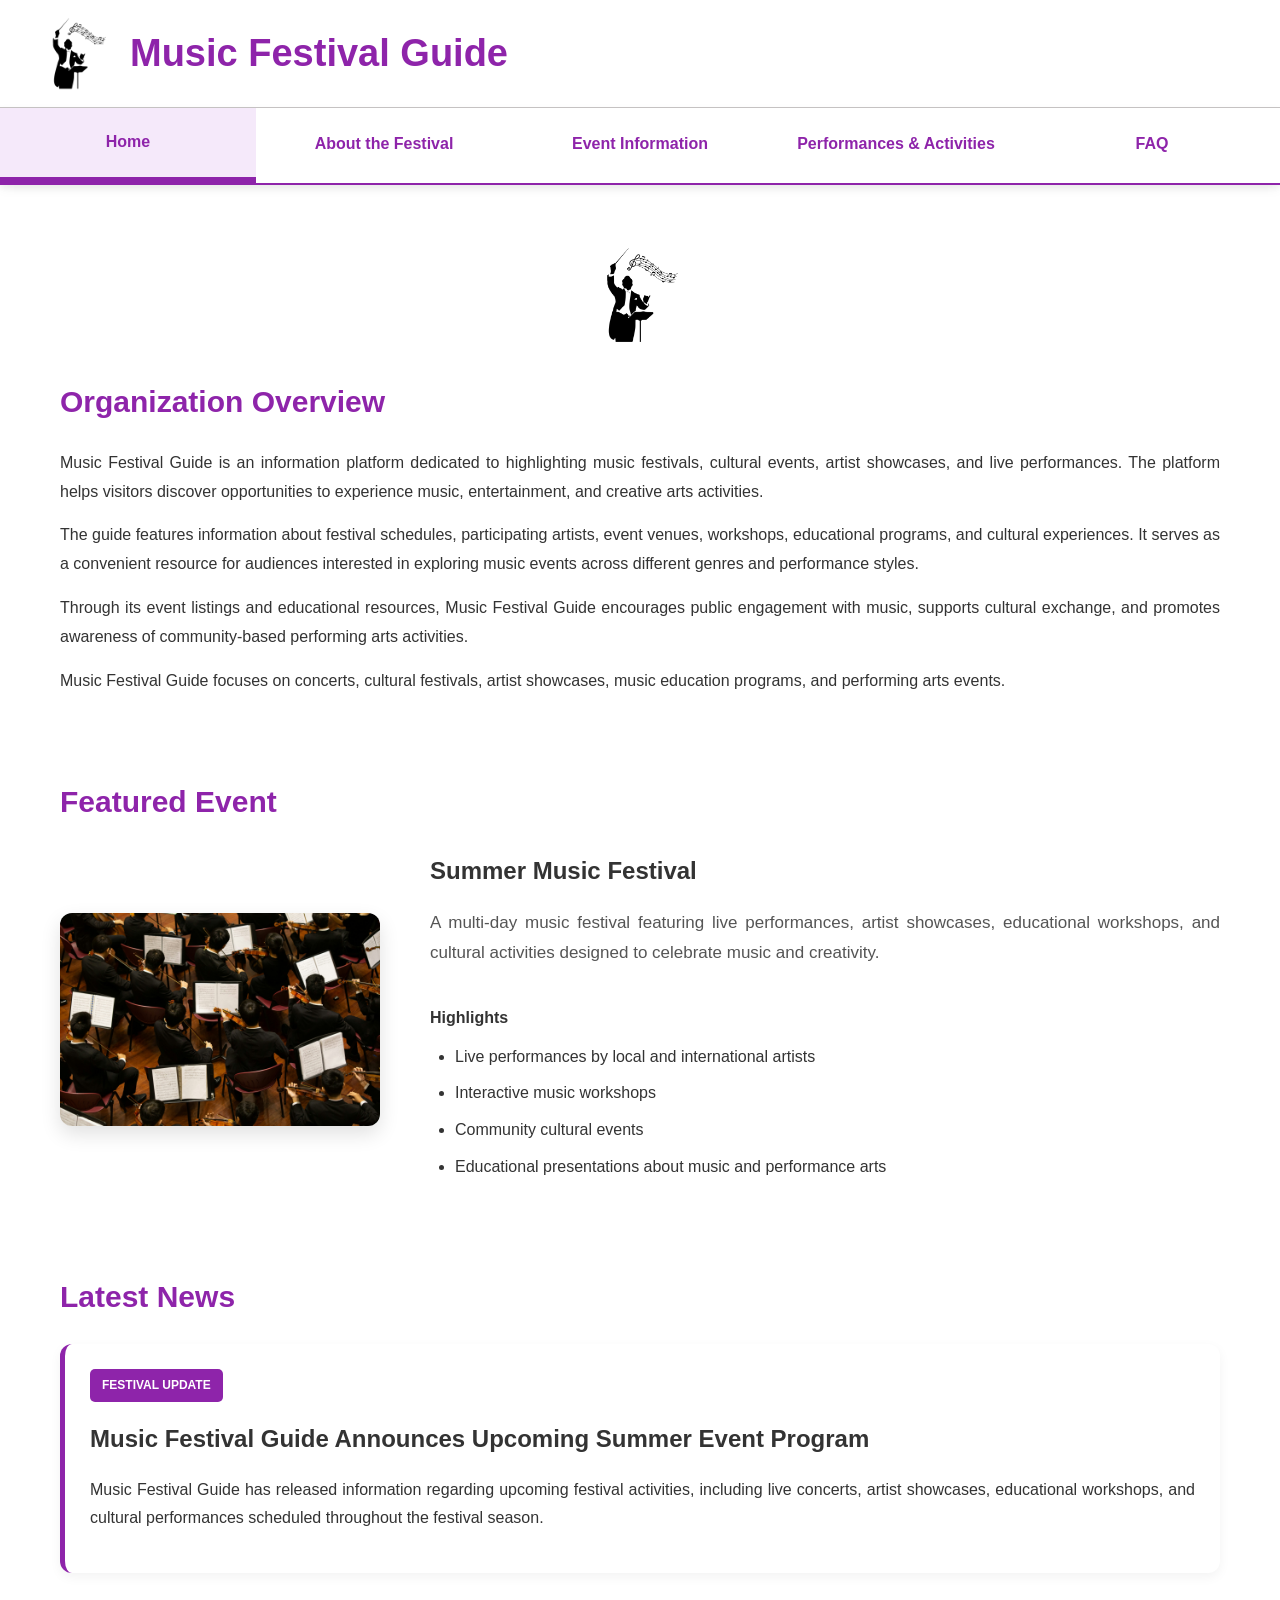
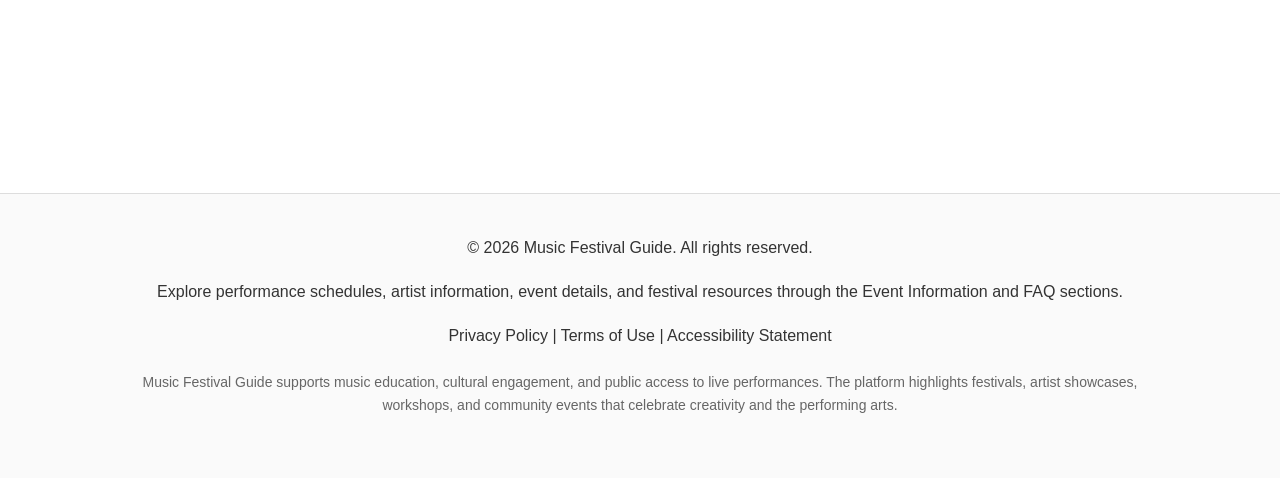
<file: index.html>
<!DOCTYPE html>
<html lang="en">
<head>
    <meta charset="UTF-8">
    <meta name="viewport" content="width=device-width, initial-scale=1.0">

    <title>Music Festival Guide</title>

    <meta name="description"
        content="Music Festival Guide provides information about music festivals, live performances, artist showcases, cultural events, and music education activities.">
    <link rel="stylesheet" href="Assets/css/style.css">

    <!--Website Icon-->
    <link rel="icon" type="image/x-icon" href="Assets/image/logo.png">
</head>

<body class="theme-music">
    <header>
        <!-- First row for putting the company name and logo -->
        <div class="company-header">
            <img src="Assets/image/logo.png" alt="Music Festival Guide Logo" class="company-logo">
            <h2 class="company-name">
                Music Festival Guide
            </h2>
        </div>

        <!-- Second row for the navigation menu -->
        <nav class="horizontal-nav">

            <a class="active" href="index.html"> Home </a>            
            <a href="about.html"> About the Festival </a>
            <a href="spec.html"> Event Information </a>
            <a href="features.html"> Performances & Activities </a>
            <a href="faq.html"> FAQ </a>
        </nav>
    </header>

    <main>
        <!-- COMPANY INTRODUCTION -->
        <section class="company-overview">
            <div class="company-logo-center">
                <img class="company-logo-large" src="Assets/image/logo.png" alt="Music Festival Guide Logo">
            </div>

            <div class="company-description">
                <h2>Organization Overview</h2>
                <p>
                    Music Festival Guide is an information platform dedicated
                    to highlighting music festivals, cultural events, artist
                    showcases, and live performances. The platform helps
                    visitors discover opportunities to experience music,
                    entertainment, and creative arts activities.
                </p>
                <p>
                    The guide features information about festival schedules,
                    participating artists, event venues, workshops, educational
                    programs, and cultural experiences. It serves as a convenient
                    resource for audiences interested in exploring music events
                    across different genres and performance styles.
                </p>
                <p>
                    Through its event listings and educational resources,
                    Music Festival Guide encourages public engagement with
                    music, supports cultural exchange, and promotes awareness
                    of community-based performing arts activities.
                </p>
                <p>
                    Music Festival Guide focuses on concerts, cultural festivals,
                    artist showcases, music education programs, and performing
                    arts events.
                </p>
            </div>
        </section>


        <!-- FEATURED PRODUCT -->
        <section class="featured-product">
            <h2>Featured Event</h2>

            <div class="featured-content">
                <div class="featured-image">
                    <img class="product-image-large" src="Assets/image/orchestra.jpeg" alt="Music Festival Guide Program Image">
                </div>

                <div class="featured-text">
                    <h3>Summer Music Festival</h3>
                    <p class="product-description">
                        A multi-day music festival featuring live performances,
                        artist showcases, educational workshops, and cultural
                        activities designed to celebrate music and creativity.
                    </p>

                    <h4>Highlights</h4>
                    <ul>
                        <li>Live performances by local and international artists</li>
                        <li>Interactive music workshops</li>
                        <li>Community cultural events</li>
                        <li>Educational presentations about music and performance arts</li>
                    </ul>
                </div>
            </div>
        </section>


        <!-- COMPANY NEWS -->
        <section class="company-news">
            <h2>Latest News</h2>
            <div class="info-card">
                <span class="news-tag">
                    FESTIVAL UPDATE
                </span>
                <h3>
                    Music Festival Guide Announces Upcoming Summer Event Program
                </h3>
                <p>
                    Music Festival Guide has released information regarding
                    upcoming festival activities, including live concerts,
                    artist showcases, educational workshops, and cultural
                    performances scheduled throughout the festival season.
                </p>
            </div>
        </section>
    </main>

    <!-- Footer -->
    <footer>
        <p>
            © 2026 Music Festival Guide. All rights reserved.
        </p>
        <p>
            Explore performance schedules, artist information,
            event details, and festival resources through the
            Event Information and FAQ sections.
        </p>
        <p>
            Privacy Policy | Terms of Use | Accessibility Statement
        </p>
        <p class="footer-company">
            Music Festival Guide supports music education,
            cultural engagement, and public access to live
            performances. The platform highlights festivals,
            artist showcases, workshops, and community events
            that celebrate creativity and the performing arts.
        </p>
    </footer>

</body>
</html>
</file>
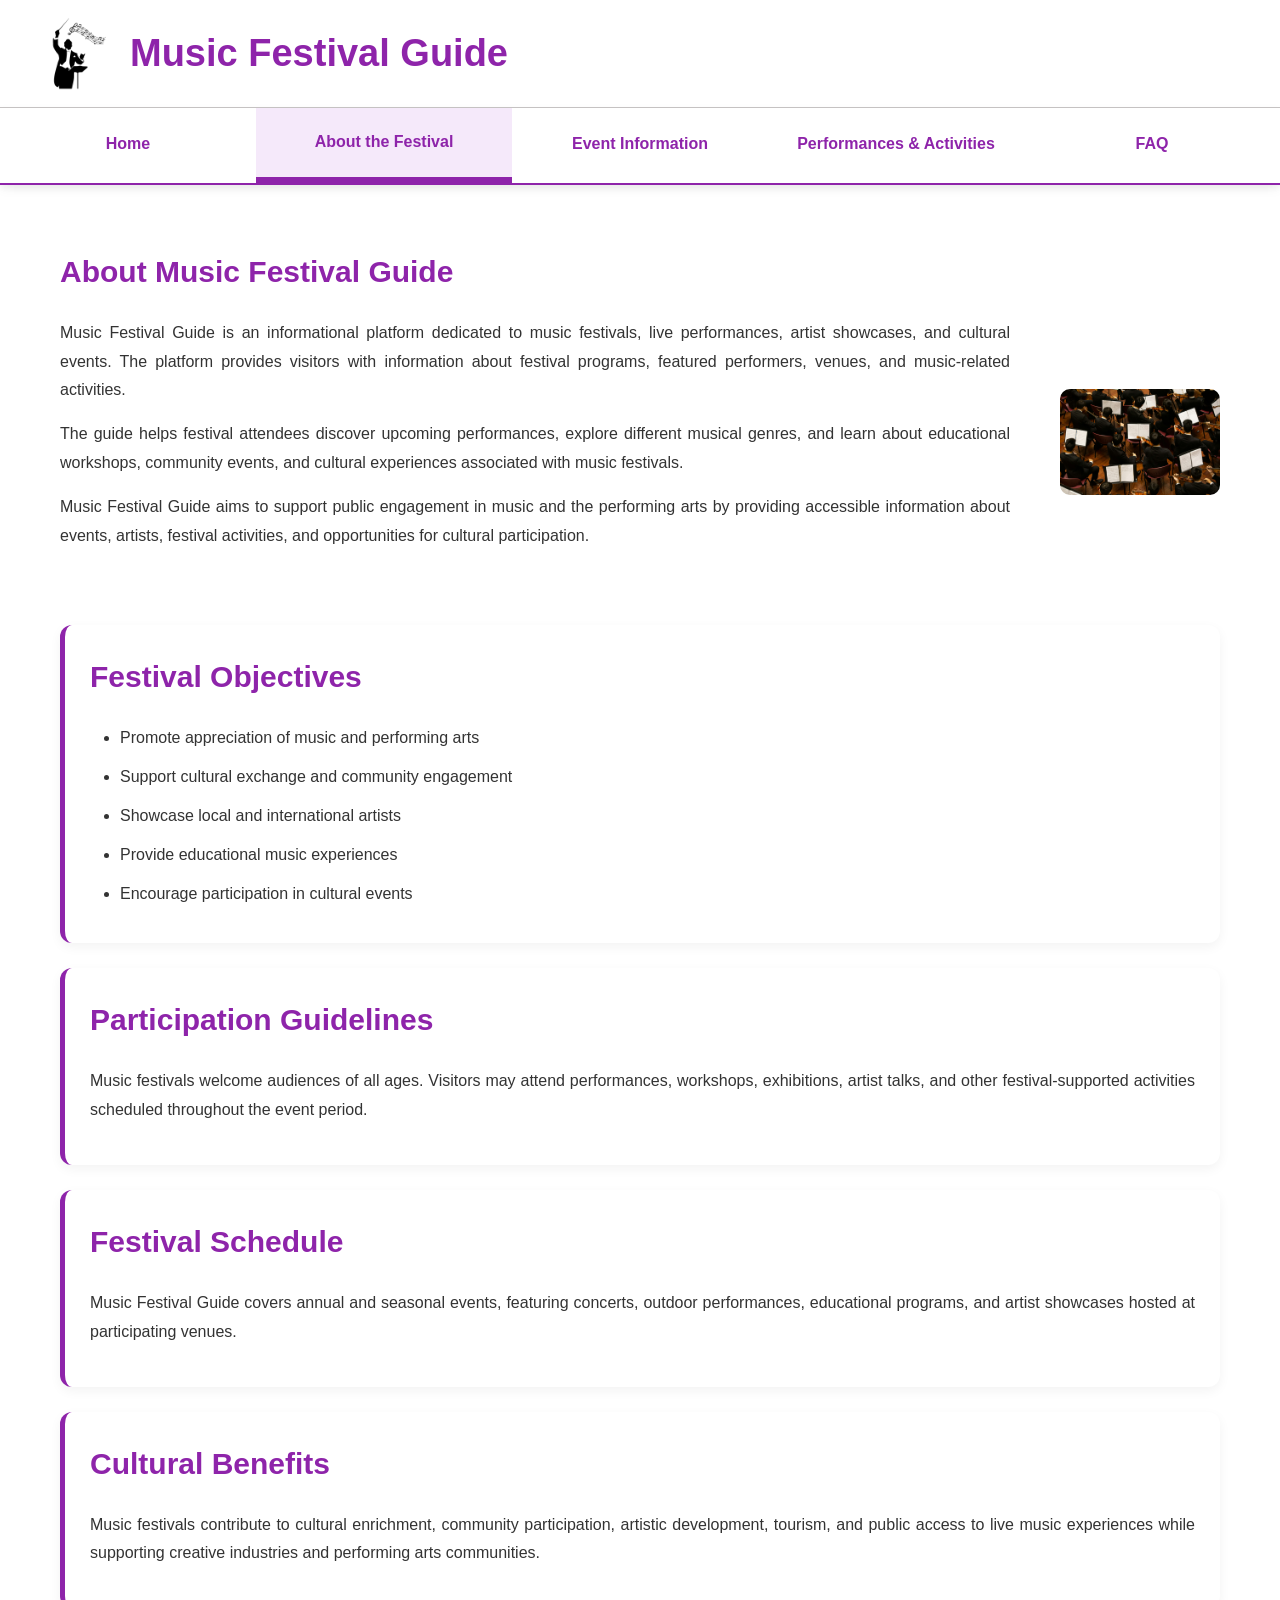
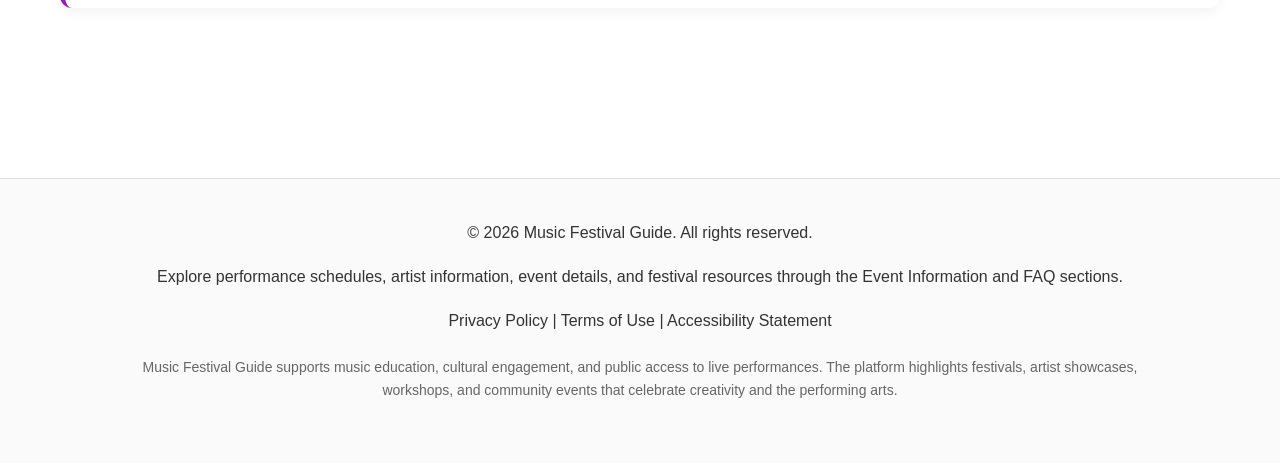
<file: about.html>
<!DOCTYPE html>
<html lang="en">
<head>
    <meta charset="UTF-8">
    <meta name="viewport" content="width=device-width, initial-scale=1.0">

    <title>Music Festival Guide - About the Festival</title>

    <meta name="description"
        content="Learn about Music Festival Guide, a resource dedicated to music festivals, live performances, artist showcases, cultural events, and music education.">
    <link rel="stylesheet" href="Assets/css/style.css">

    <!--Website Icon-->
    <link rel="icon" type="image/x-icon" href="Assets/image/logo.png">
</head>


<body class="theme-music">
    <header>
        <!-- First row for putting the company name and logo -->
        <div class="company-header">
            <img src="Assets/image/logo.png" alt="Music Festival Guide Logo" class="company-logo">
            <h2 class="company-name">
                Music Festival Guide
            </h2>
        </div>

        <!-- Second row for the navigation menu -->
        <nav class="horizontal-nav">

            <a href="index.html"> Home </a>            
            <a class="active" href="about.html"> About the Festival </a>
            <a href="spec.html"> Event Information </a>
            <a href="features.html"> Performances & Activities </a>
            <a href="faq.html"> FAQ </a>
        </nav>
    </header> 
    
    <main>
        <!-- PROJECT DESCRIPTION -->
        <section class="about-section">
            <h2>About Music Festival Guide</h2>

            <div class="about-top">

                <!-- project description -->
                <div class="about-description">
                    <p>
                        Music Festival Guide is an informational platform
                        dedicated to music festivals, live performances,
                        artist showcases, and cultural events. The platform
                        provides visitors with information about festival
                        programs, featured performers, venues, and music-related
                        activities.
                    </p>
                    <p>
                        The guide helps festival attendees discover upcoming
                        performances, explore different musical genres, and
                        learn about educational workshops, community events,
                        and cultural experiences associated with music festivals.
                    </p>
                    <p>
                        Music Festival Guide aims to support public engagement
                        in music and the performing arts by providing accessible
                        information about events, artists, festival activities,
                        and opportunities for cultural participation.
                    </p>
                </div>

                <!-- project image -->
                <div class="about-image">
                    <img class="product-image-small" src="Assets/image/orchestra.jpeg" alt="Music Festival Guide Activites Image">
                </div>

            </div>

            <!-- Program Objectives -->
            <div class="info-card">
                <h2>Festival Objectives</h2>
                <ul>
                    <li>Promote appreciation of music and performing arts</li>
                    <li>Support cultural exchange and community engagement</li>
                    <li>Showcase local and international artists</li>
                    <li>Provide educational music experiences</li>
                    <li>Encourage participation in cultural events</li>
                </ul>
            </div>

            <!-- Participation Guidelines -->
            <div class="info-card">
                <h2>Participation Guidelines</h2>
                <p>
                    Music festivals welcome audiences of all ages. Visitors may attend performances, workshops, exhibitions, artist talks, and other festival-supported activities scheduled throughout the event period.
                </p>
            </div>

            <!-- Program Duration -->
            <div class="info-card">
                <h2>Festival Schedule</h2>
                <p>
                    Music Festival Guide covers annual and seasonal events,
                    featuring concerts, outdoor performances, educational
                    programs, and artist showcases hosted at participating
                    venues.
                </p>
            </div>

            <!-- Environmental Benefits -->
            <div class="info-card">
                <h2>Cultural Benefits</h2>
                <p>
                    Music festivals contribute to cultural enrichment,
                    community participation, artistic development, tourism,
                    and public access to live music experiences while supporting
                    creative industries and performing arts communities.
                </p>
            </div>

        </section>
    </main>


    <!-- Footer -->
    <footer>
        <p>
            © 2026 Music Festival Guide. All rights reserved.
        </p>
        <p>
            Explore performance schedules, artist information,
            event details, and festival resources through the
            Event Information and FAQ sections.
        </p>
        <p>
            Privacy Policy | Terms of Use | Accessibility Statement
        </p>
        <p class="footer-company">
            Music Festival Guide supports music education, cultural
            engagement, and public access to live performances.
            The platform highlights festivals, artist showcases,
            workshops, and community events that celebrate
            creativity and the performing arts.
        </p>
    </footer>

</body>
</html>
</file>
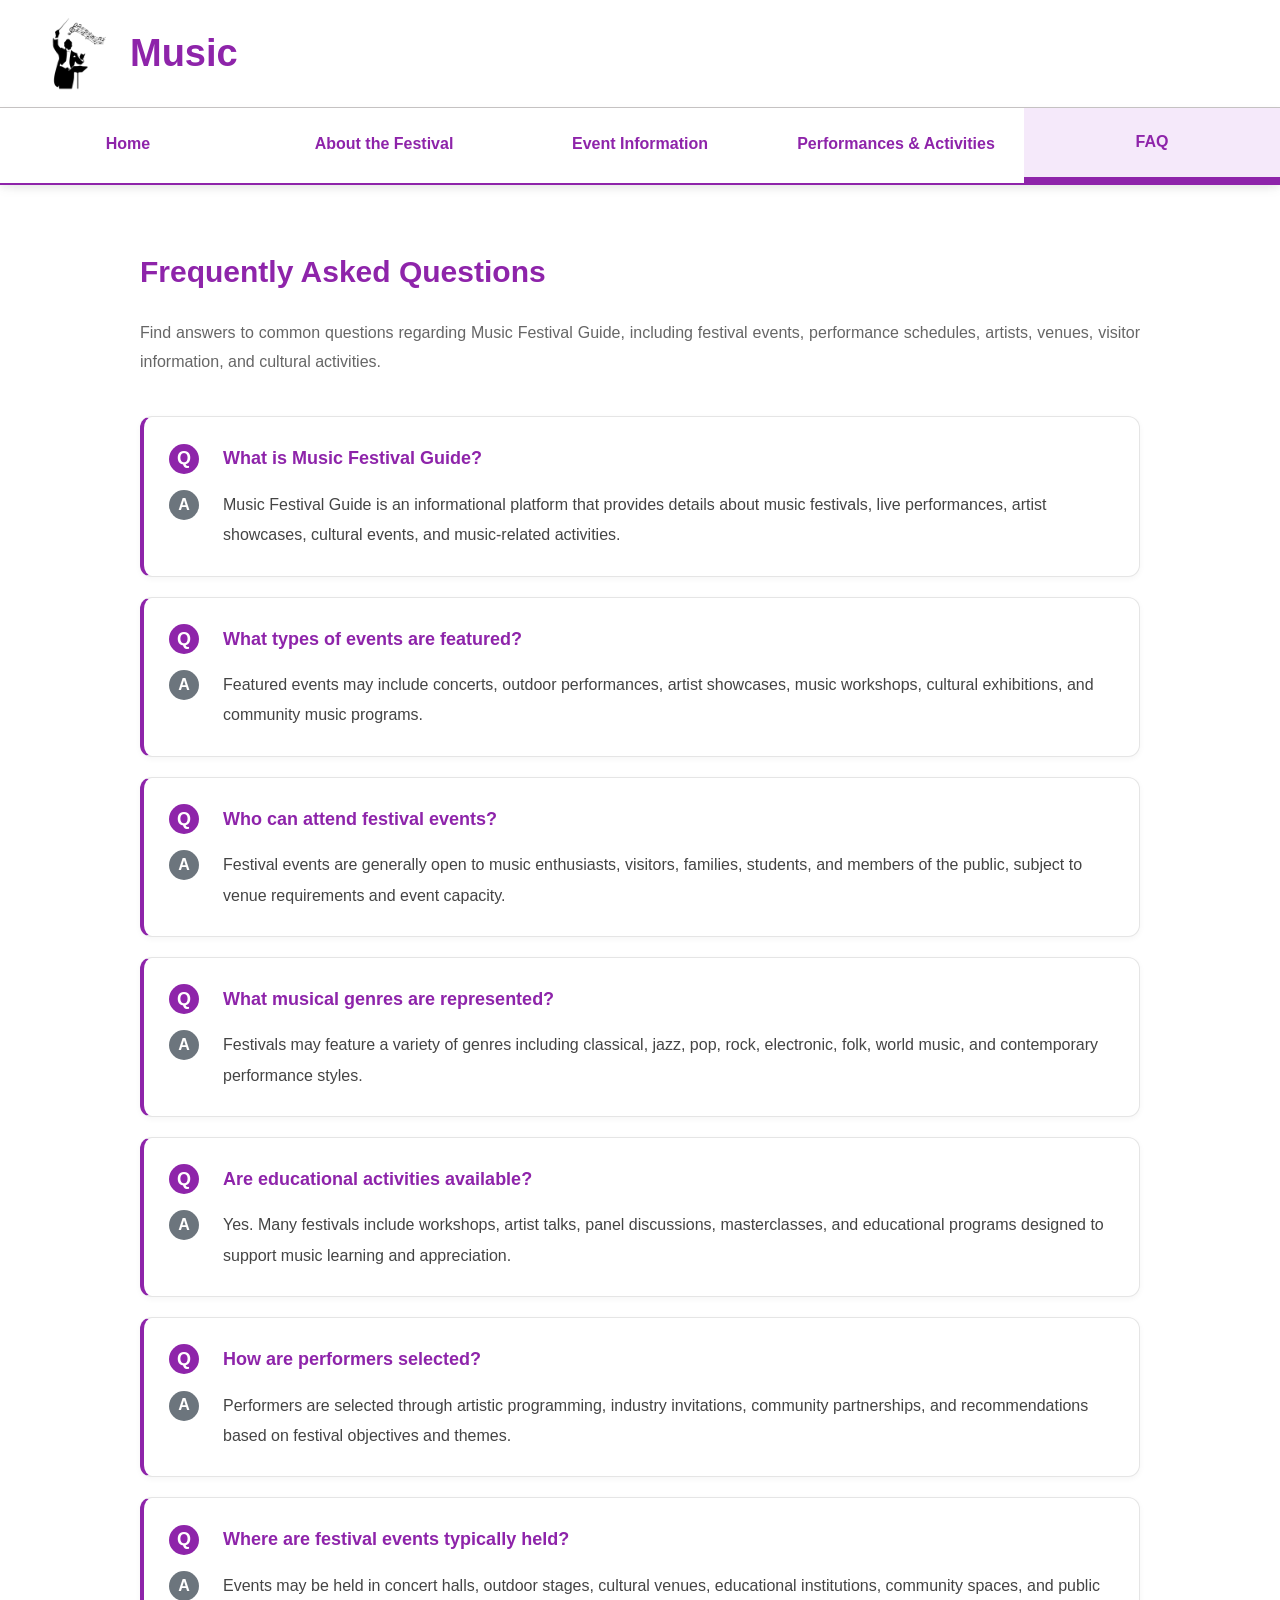
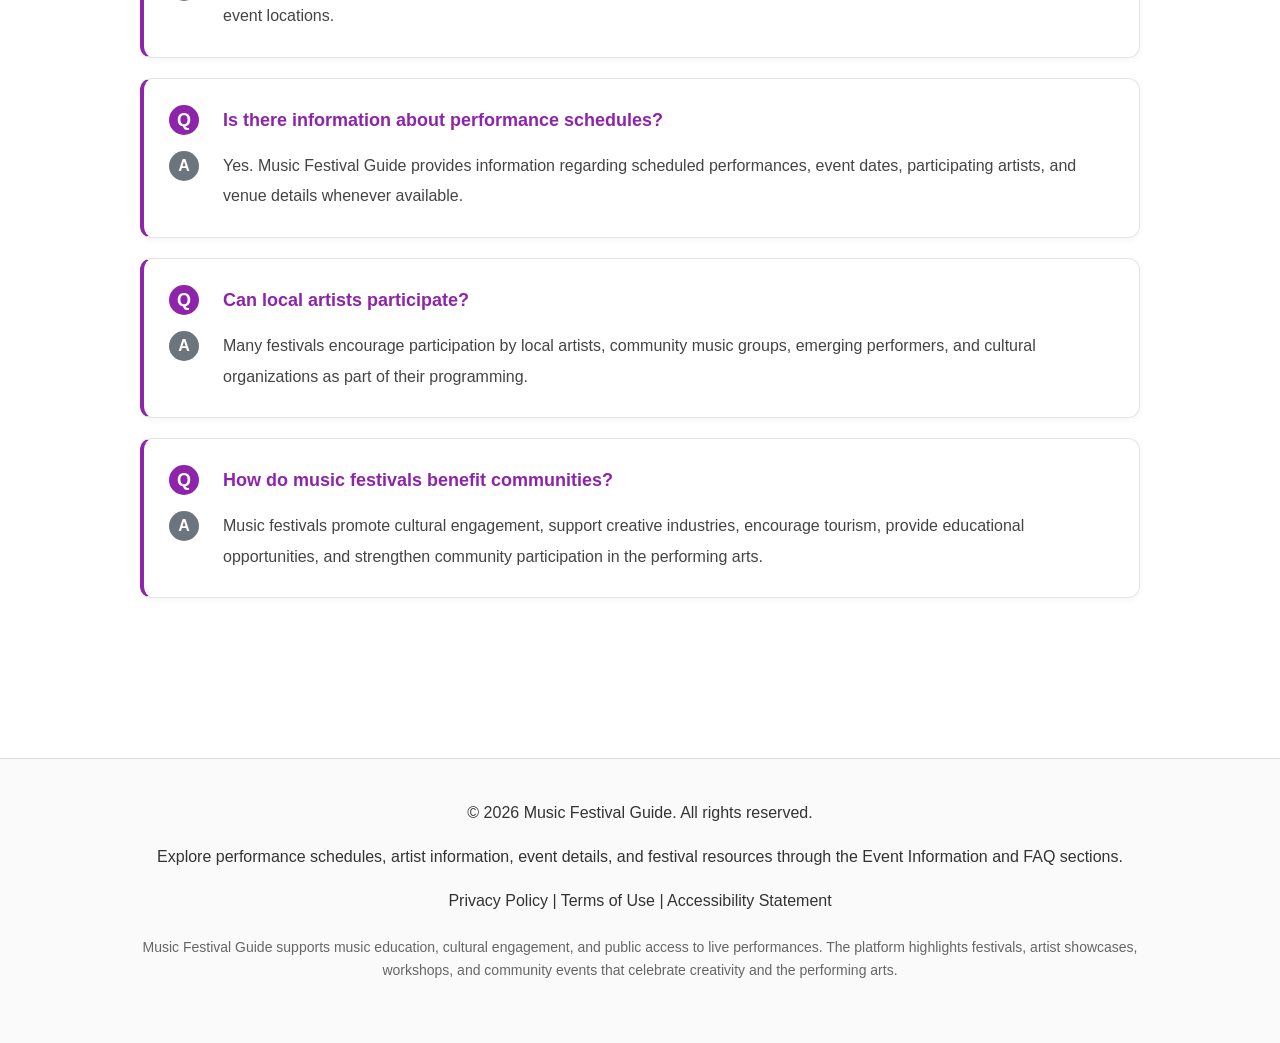
<file: faq.html>
<!DOCTYPE html>
<html lang="en">
<head>
    <meta charset="UTF-8">
    <meta name="viewport" content="width=device-width, initial-scale=1.0">

    <title>Music Festival Guide - FAQ</title>

    <meta name="description"
        content="Find answers to frequently asked questions about Music Festival Guide, including festival events, performers, venues, schedules, and visitor information.">
    <link rel="stylesheet" href="Assets/css/style.css">

    <!--Website Icon-->
    <link rel="icon" type="image/x-icon" href="Assets/image/logo.png">
</head>



<body class="theme-music">
    <header>
        <!-- First row for putting the company name and logo -->
        <div class="company-header">
            <img src="Assets/image/logo.png" alt="Music Festival Guide Logo" class="company-logo">
            <h2 class="company-name">
                Music
            </h2>
        </div>

        <!-- Second row for the navigation menu -->
        <nav class="horizontal-nav">

            <a href="index.html"> Home </a>            
            <a href="about.html"> About the Festival </a>
            <a href="spec.html"> Event Information </a>
            <a href="features.html"> Performances & Activities </a>
            <a class="active" href="faq.html"> FAQ </a>
        </nav>
    </header>


    <main>
        <!--FAQ-->
        <section class="faq-section">
            <h2>Frequently Asked Questions</h2>

            <p class="faq-intro">
                Find answers to common questions regarding Music Festival Guide,
                including festival events, performance schedules, artists,
                venues, visitor information, and cultural activities.
            </p>

            <div class="faq-item">
                <div class="question">
                    <span class="qa-badge">Q</span>
                    What is Music Festival Guide?
                </div>
                <div class="answer">
                    <span class="qa-badge answer-badge">A</span>
                    Music Festival Guide is an informational platform that
                    provides details about music festivals, live performances,
                    artist showcases, cultural events, and music-related activities.
                </div>
            </div>

            <div class="faq-item">
                <div class="question">
                    <span class="qa-badge">Q</span>
                    What types of events are featured?
                </div>
                <div class="answer">
                    <span class="qa-badge answer-badge">A</span>
                    Featured events may include concerts, outdoor performances,
                    artist showcases, music workshops, cultural exhibitions,
                    and community music programs.
                </div>
            </div>

            <div class="faq-item">
                <div class="question">
                    <span class="qa-badge">Q</span>
                    Who can attend festival events?
                </div>
                <div class="answer">
                    <span class="qa-badge answer-badge">A</span>
                    Festival events are generally open to music enthusiasts,
                    visitors, families, students, and members of the public,
                    subject to venue requirements and event capacity.
                </div>
            </div>

            <div class="faq-item">
                <div class="question">
                    <span class="qa-badge">Q</span>
                    What musical genres are represented?
                </div>
                <div class="answer">
                    <span class="qa-badge answer-badge">A</span>
                    Festivals may feature a variety of genres including
                    classical, jazz, pop, rock, electronic, folk, world music,
                    and contemporary performance styles.
                </div>
            </div>

            <div class="faq-item">
                <div class="question">
                    <span class="qa-badge">Q</span>
                    Are educational activities available?
                </div>
                <div class="answer">
                    <span class="qa-badge answer-badge">A</span>
                    Yes. Many festivals include workshops, artist talks,
                    panel discussions, masterclasses, and educational
                    programs designed to support music learning and appreciation.
                </div>
            </div>

            <div class="faq-item">
                <div class="question">
                    <span class="qa-badge">Q</span>
                    How are performers selected?
                </div>
                <div class="answer">
                    <span class="qa-badge answer-badge">A</span>
                    Performers are selected through artistic programming,
                    industry invitations, community partnerships, and
                    recommendations based on festival objectives and themes.
                </div>
            </div>

            <div class="faq-item">
                <div class="question">
                    <span class="qa-badge">Q</span>
                    Where are festival events typically held?
                </div>
                <div class="answer">
                    <span class="qa-badge answer-badge">A</span>
                    Events may be held in concert halls, outdoor stages,
                    cultural venues, educational institutions, community
                    spaces, and public event locations.
                </div>
            </div>

            <div class="faq-item">
                <div class="question">
                    <span class="qa-badge">Q</span>
                    Is there information about performance schedules?
                </div>
                <div class="answer">
                    <span class="qa-badge answer-badge">A</span>
                    Yes. Music Festival Guide provides information regarding
                    scheduled performances, event dates, participating artists,
                    and venue details whenever available.
                </div>
            </div>

            <div class="faq-item">
                <div class="question">
                    <span class="qa-badge">Q</span>
                    Can local artists participate?
                </div>
                <div class="answer">
                    <span class="qa-badge answer-badge">A</span>
                    Many festivals encourage participation by local artists,
                    community music groups, emerging performers, and cultural
                    organizations as part of their programming.
                </div>
            </div>

            <div class="faq-item">
                <div class="question">
                    <span class="qa-badge">Q</span>
                    How do music festivals benefit communities?
                </div>
                <div class="answer">
                    <span class="qa-badge answer-badge">A</span>
                    Music festivals promote cultural engagement, support
                    creative industries, encourage tourism, provide educational
                    opportunities, and strengthen community participation
                    in the performing arts.
                </div>
            </div>
        </section>
    </main>


    <!-- Footer -->
    <footer>
        <p>
            © 2026 Music Festival Guide. All rights reserved.
        </p>
        <p>
            Explore performance schedules, artist information,
            event details, and festival resources through the
            Event Information and FAQ sections.
        </p>
        <p>
            Privacy Policy | Terms of Use | Accessibility Statement
        </p>
        <p class="footer-company">
            Music Festival Guide supports music education, cultural
            engagement, and public access to live performances.
            The platform highlights festivals, artist showcases,
            workshops, and community events that celebrate
            creativity and the performing arts.
        </p>
    </footer>

</body>
</html>
</file>
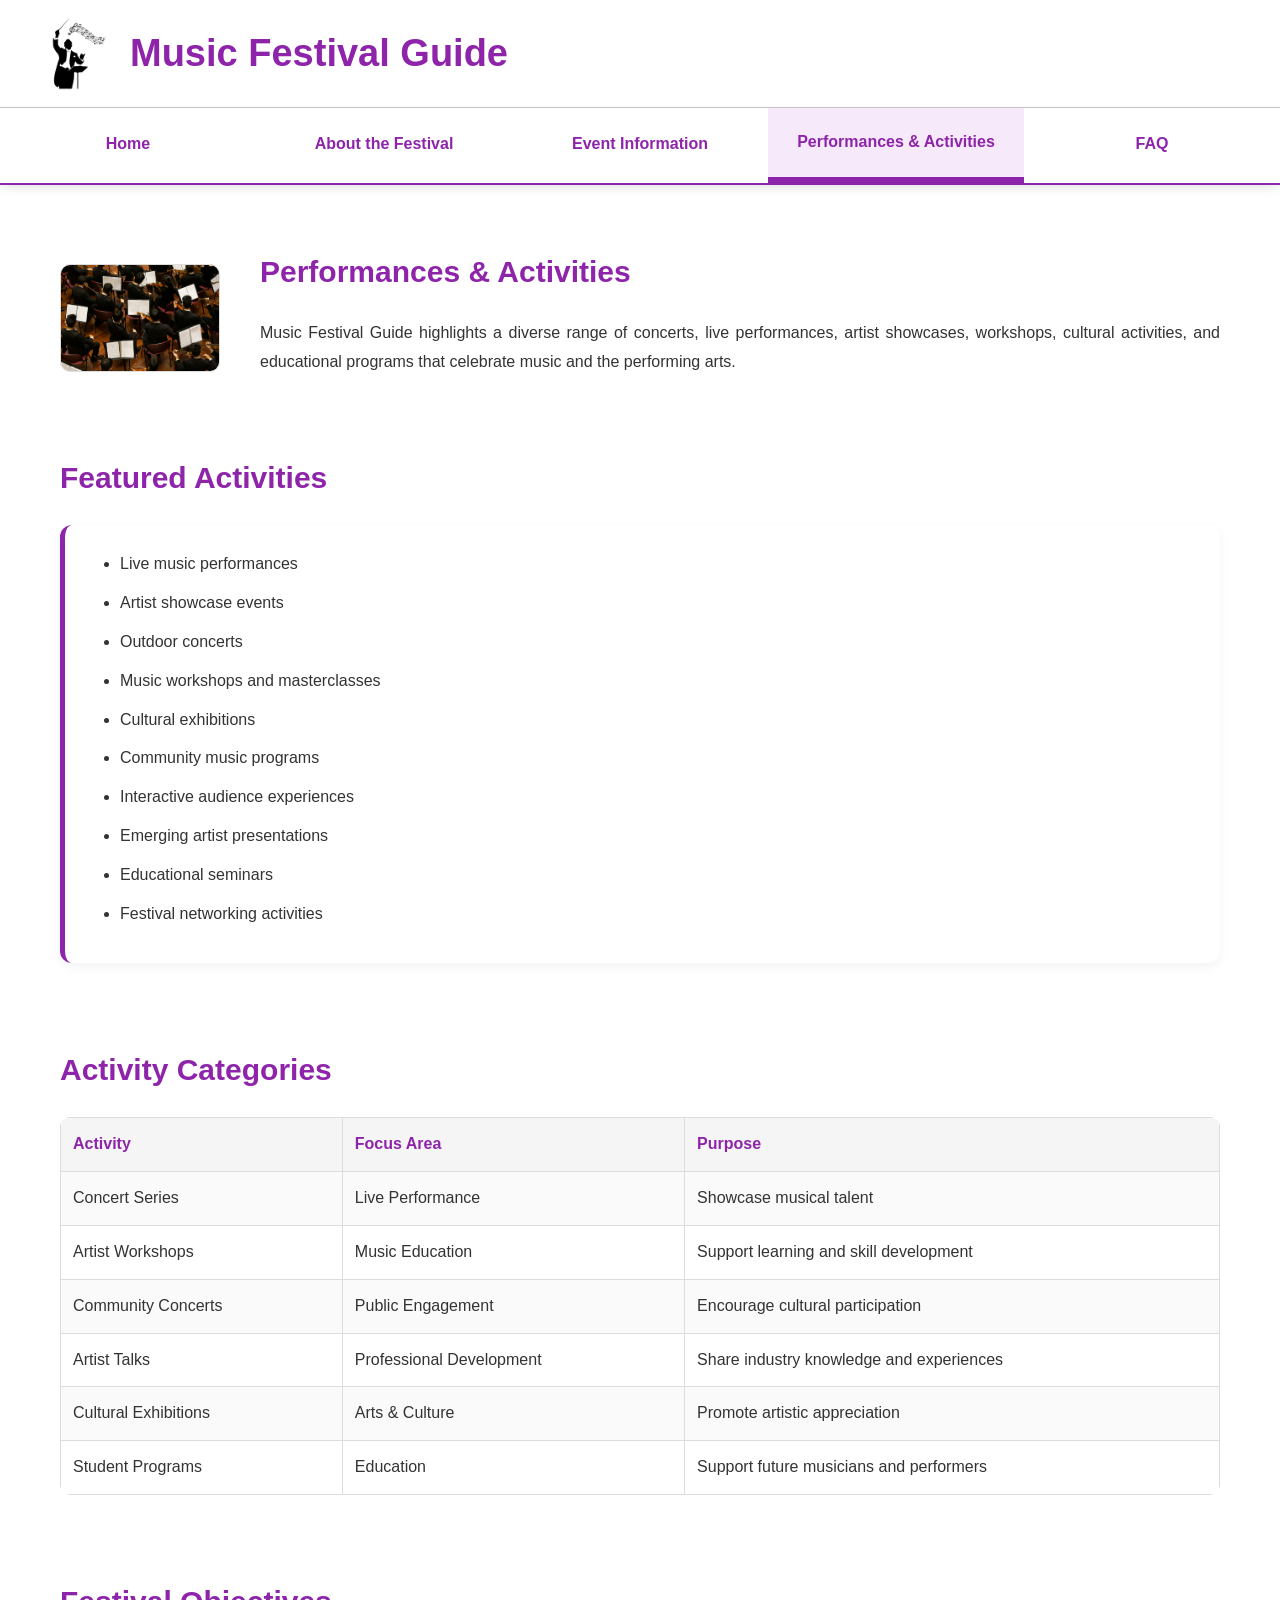
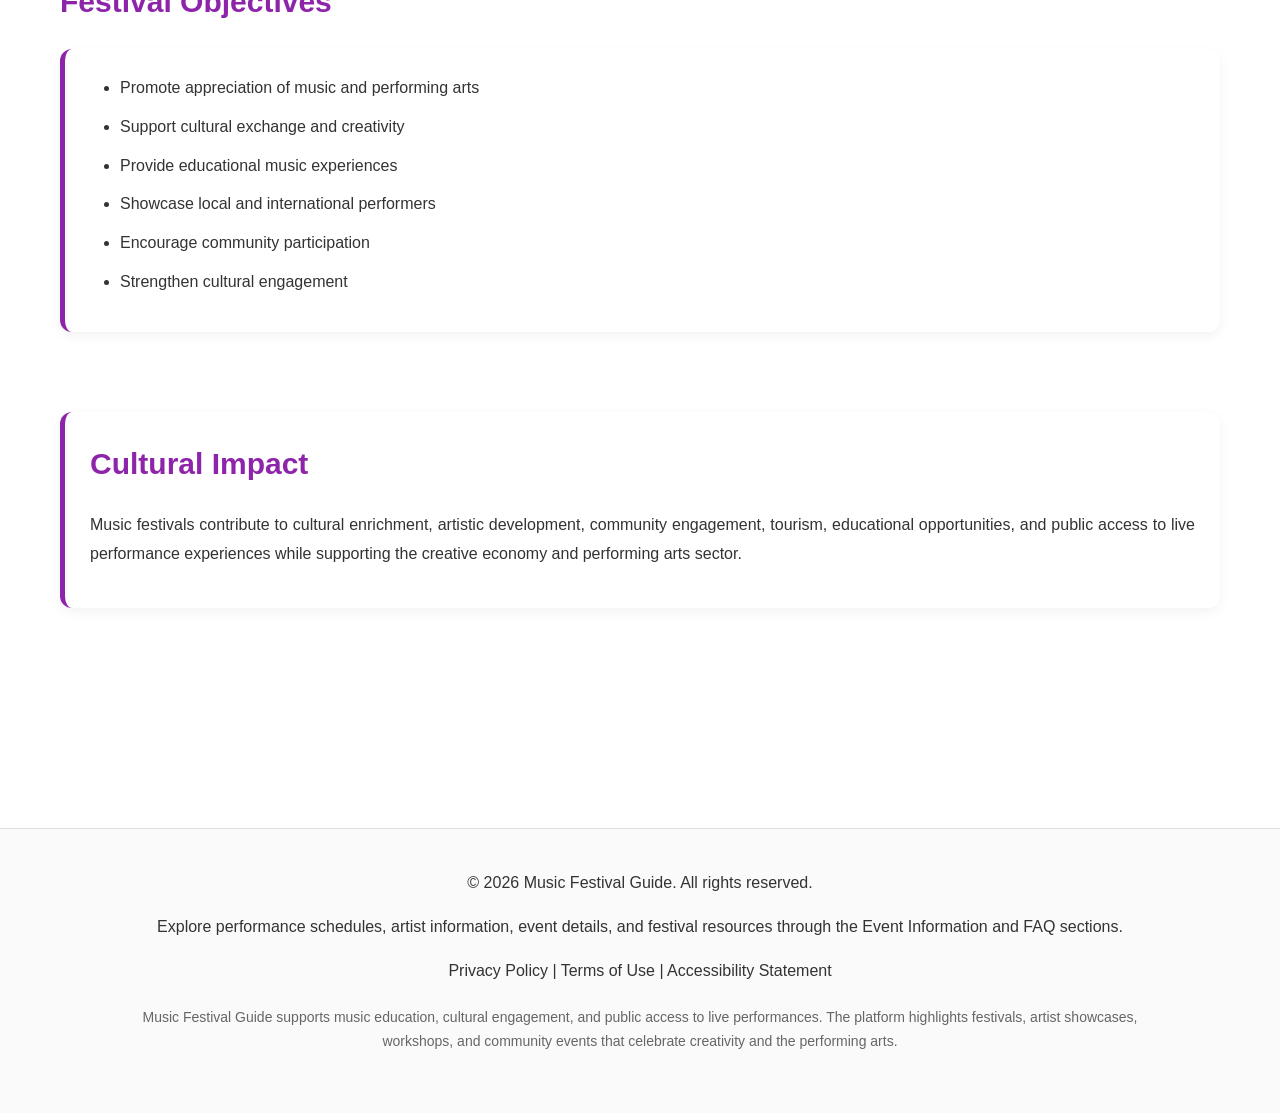
<file: features.html>
<!DOCTYPE html>
<html lang="en">
<head>
    <meta charset="UTF-8">
    <meta name="viewport" content="width=device-width, initial-scale=1.0">

    <title>Music Festival Guide - Performances & Activities</title>

    <meta name="description"
        content="Explore performances, concerts, workshops, artist showcases, and cultural activities featured by Music Festival Guide.">
    <link rel="stylesheet" href="Assets/css/style.css">

    <!--Website Icon-->
    <link rel="icon" type="image/x-icon" href="Assets/image/logo.png">
</head>




<body class="theme-music">
    <header>
        <!-- First row for putting the company name and logo -->
        <div class="company-header">
            <img src="Assets/image/logo.png" alt="Music Festival Guide Logo" class="company-logo">
            <h2 class="company-name">
                Music Festival Guide
            </h2>
        </div>

        <!-- Second row for the navigation menu -->
        <nav class="horizontal-nav">

            <a href="index.html"> Home </a>            
            <a href="about.html"> About the Festival </a>
            <a href="spec.html"> Event Information </a>
            <a class="active" href="features.html"> Performances & Activities </a>
            <a href="faq.html"> FAQ </a>
        </nav>
    </header>



    <!--Main Content-->
    <main>
        <!--Product overiew-->
        <section class="feature-summary">
            <div class="feature-image">
                <img class="product-image-small" src="Assets/image/orchestra.jpeg" alt="Music Festival Guide Activites Image">
            </div>

            <div class="feature-intro">
                <h2>Performances & Activities</h2>
                <p>
                    Music Festival Guide highlights a diverse range of concerts,
                    live performances, artist showcases, workshops, cultural
                    activities, and educational programs that celebrate music
                    and the performing arts.
                </p>
            </div>
        </section>


        <!--Key features-->
        <section>
            <h2>Featured Activities</h2>

            <div class="info-card">
                <ul>
                    <li>Live music performances</li>
                    <li>Artist showcase events</li>
                    <li>Outdoor concerts</li>
                    <li>Music workshops and masterclasses</li>
                    <li>Cultural exhibitions</li>
                    <li>Community music programs</li>
                    <li>Interactive audience experiences</li>
                    <li>Emerging artist presentations</li>
                    <li>Educational seminars</li>
                    <li>Festival networking activities</li>
                </ul>
            </div>
        </section>


        <!--Composition table-->
        <section>
            <h2>Activity Categories</h2>

            <table>
                <tr>
                    <th>Activity</th>
                    <th>Focus Area</th>
                    <th>Purpose</th>
                </tr>
                <tr>
                    <td>Concert Series</td>
                    <td>Live Performance</td>
                    <td>Showcase musical talent</td>
                </tr>
                <tr>
                    <td>Artist Workshops</td>
                    <td>Music Education</td>
                    <td>Support learning and skill development</td>
                </tr>
                <tr>
                    <td>Community Concerts</td>
                    <td>Public Engagement</td>
                    <td>Encourage cultural participation</td>
                </tr>
                <tr>
                    <td>Artist Talks</td>
                    <td>Professional Development</td>
                    <td>Share industry knowledge and experiences</td>
                </tr>
                <tr>
                    <td>Cultural Exhibitions</td>
                    <td>Arts & Culture</td>
                    <td>Promote artistic appreciation</td>
                </tr>
                <tr>
                    <td>Student Programs</td>
                    <td>Education</td>
                    <td>Support future musicians and performers</td>
                </tr>
            </table>
        </section>

        <!--Product Claims-->
        <section>
            <h2>Festival Objectives</h2>
            <div class="info-card">
                <ul>
                    <li>Promote appreciation of music and performing arts</li>
                    <li>Support cultural exchange and creativity</li>
                    <li>Provide educational music experiences</li>
                    <li>Showcase local and international performers</li>
                    <li>Encourage community participation</li>
                    <li>Strengthen cultural engagement</li>
                </ul>
            </div>
        </section>


        <section>
            <div class="info-card">
                <h2>Cultural Impact</h2>
                <p>
                    Music festivals contribute to cultural enrichment,
                    artistic development, community engagement, tourism,
                    educational opportunities, and public access to live
                    performance experiences while supporting the creative
                    economy and performing arts sector.
                </p>
            </div>
        </section>
    </main>


    <!-- Footer -->
    <footer>
        <p>
            © 2026 Music Festival Guide. All rights reserved.
        </p>
        <p>
            Explore performance schedules, artist information,
            event details, and festival resources through the
            Event Information and FAQ sections.
        </p>
        <p>
            Privacy Policy | Terms of Use | Accessibility Statement
        </p>
        <p class="footer-company">
            Music Festival Guide supports music education, cultural
            engagement, and public access to live performances.
            The platform highlights festivals, artist showcases,
            workshops, and community events that celebrate
            creativity and the performing arts.
        </p>
    </footer>

</body>
</html>
</file>
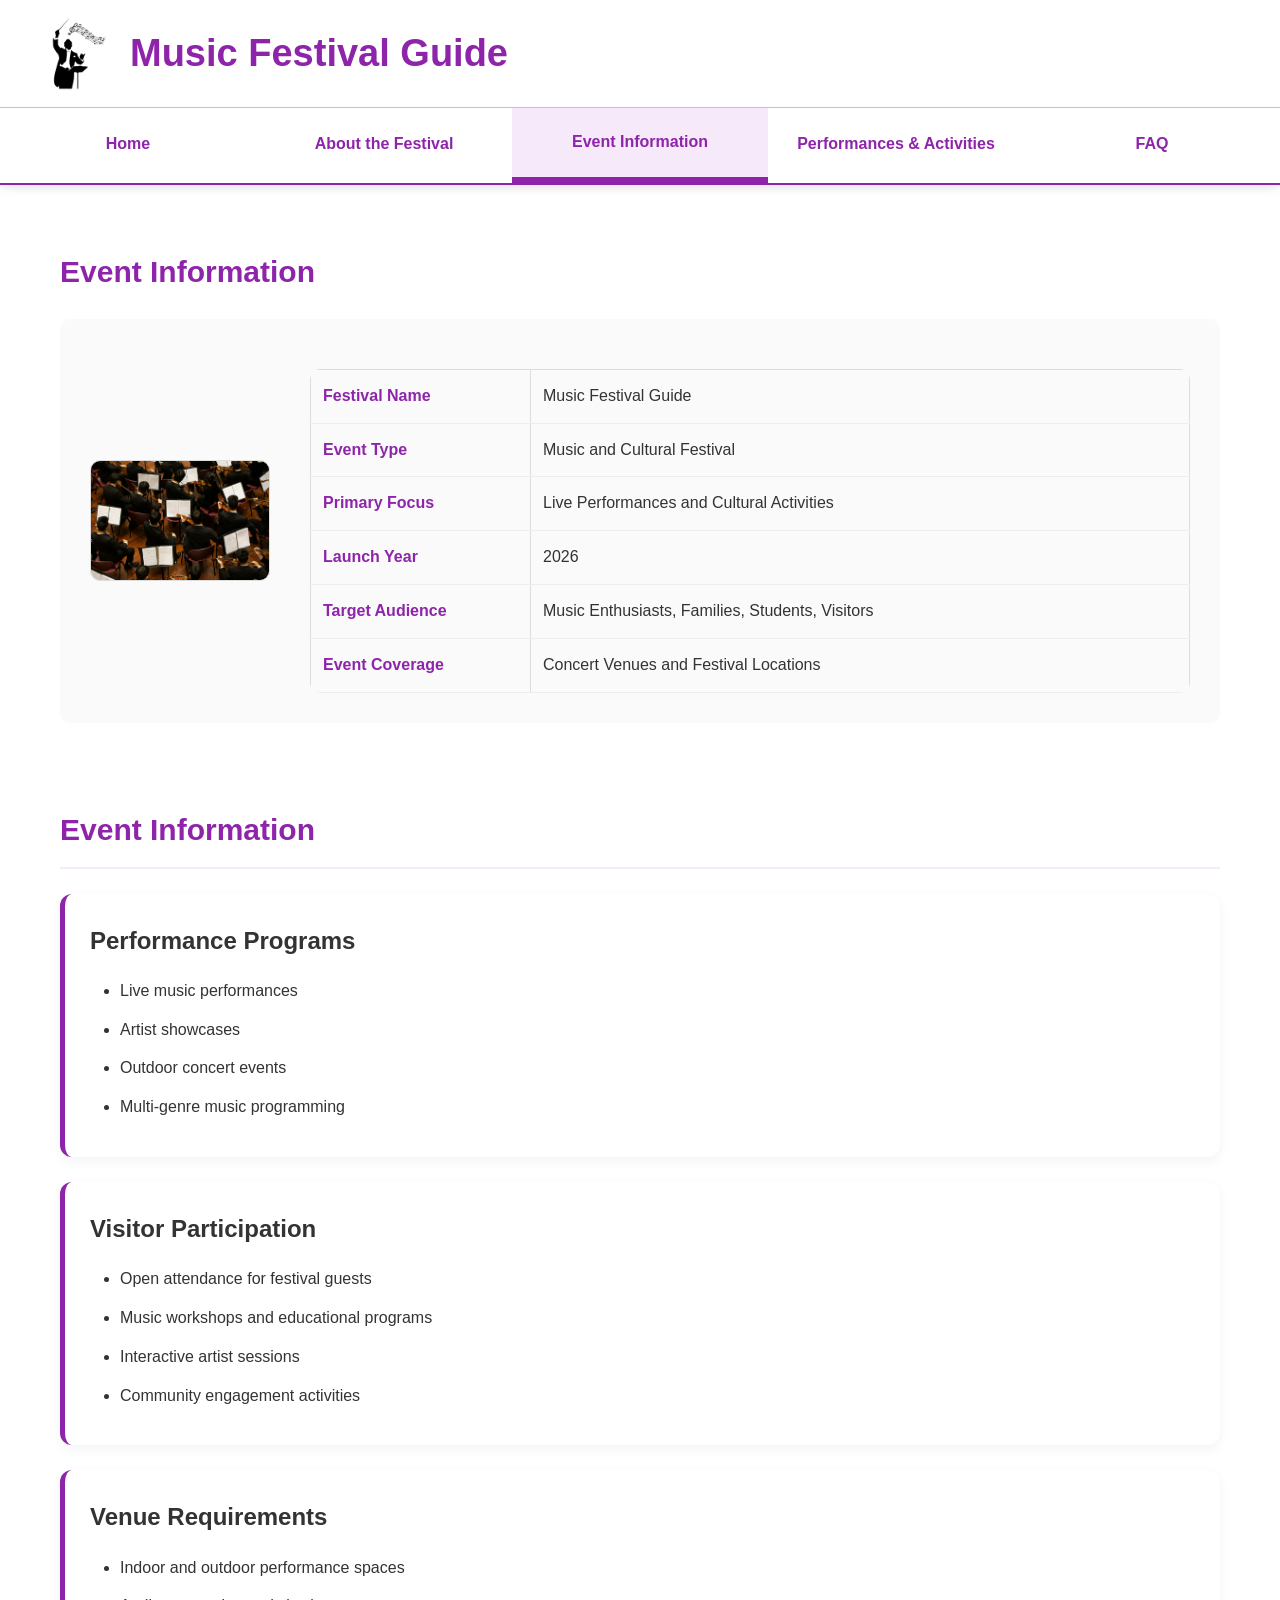
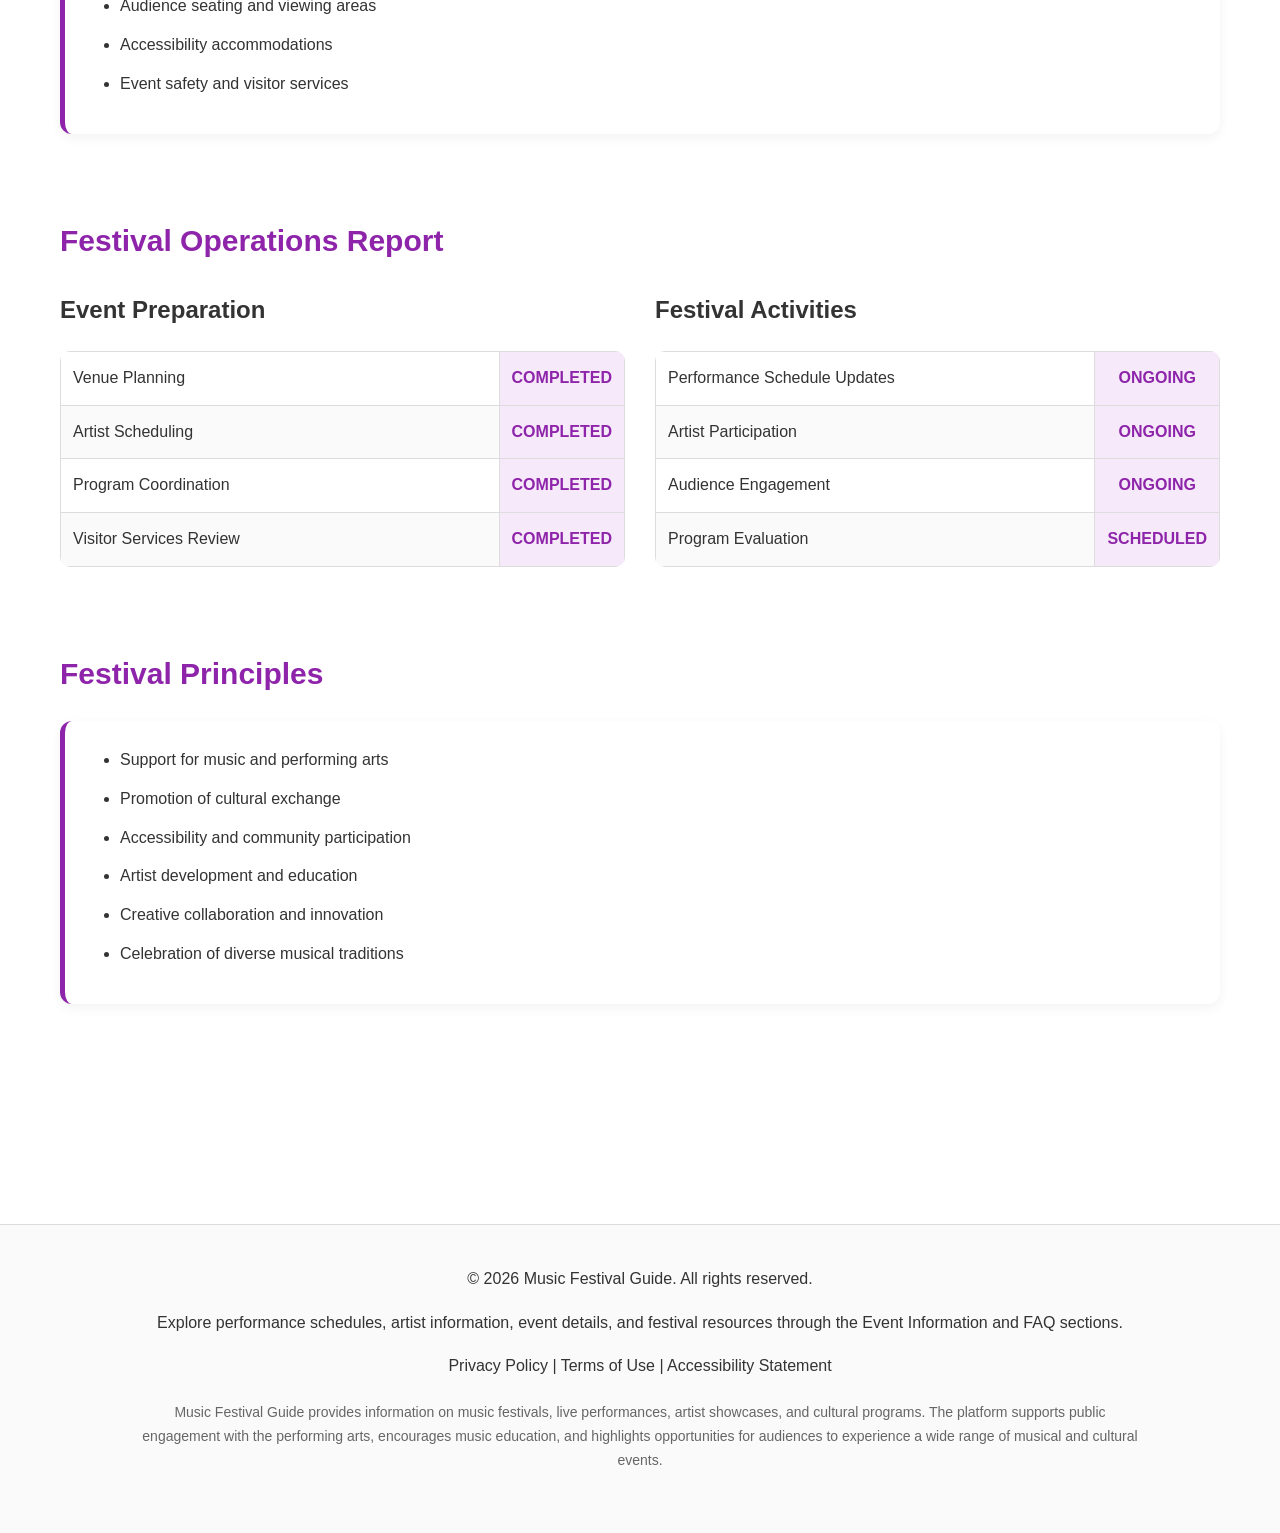
<file: sepc.html>
<!DOCTYPE html>
<html lang="en">
<head>
    <meta charset="UTF-8">
    <meta name="viewport" content="width=device-width, initial-scale=1.0">

    <title>Music Festival Guide - Event Information</title>

    <meta name="description"
        content="Discover event information for Music Festival Guide, including festival details, venues, performance schedules, participation opportunities, and cultural program information.">
    <link rel="stylesheet" href="Assets/css/style.css">

    <!--Website Icon-->
    <link rel="icon" type="image/x-icon" href="Assets/image/logo.png">
</head>




<body class="theme-music">
    <header>
        <!-- First row for putting the company name and logo -->
        <div class="company-header">
            <img src="Assets/image/logo.png" alt="Music Festival Guide Logo" class="company-logo">
            <h2 class="company-name">
                Music Festival Guide
            </h2>
        </div>

        <!-- Second row for the navigation menu -->
        <nav class="horizontal-nav">

            <a href="index.html"> Home </a>            
            <a href="about.html"> About the Festival </a>
            <a class="active" href="spec.html"> Event Information </a>
            <a href="features.html"> Performances & Activities </a>
            <a href="faq.html"> FAQ </a>
        </nav>
    </header>



    <main>
        <h2>Event Information</h2>
        <section class="spec-summary">
            <!--Product image-->
            <div class="spec-image">
                <img class="product-image-medium" src="Assets/image/orchestra.jpeg" alt="Music Festival Guide Image">
            </div>

            <!--Manufacturer information table-->
            <div class="spec-info">
                <table class="summary-table">
                    <tr>
                        <td>Festival Name</td>
                        <td>Music Festival Guide</td>
                    </tr>
                    <tr>
                        <td>Event Type</td>
                        <td>Music and Cultural Festival</td>
                    </tr>
                    <tr>
                        <td>Primary Focus</td>
                        <td>Live Performances and Cultural Activities</td>
                    </tr>
                    <tr>
                        <td>Launch Year</td>
                        <td>2026</td>
                    </tr>
                    <tr>
                        <td>Target Audience</td>
                        <td>Music Enthusiasts, Families, Students, Visitors</td>
                    </tr>
                    <tr>
                        <td>Event Coverage</td>
                        <td>Concert Venues and Festival Locations</td>
                    </tr>
                </table>
            </div>
        </section>


        <!--Product Specifications-->
        <section>
            <h2 class="spec-section-title">Event Information</h2>

            <div class="info-card">
                <h3>Performance Programs</h3>
                <ul>
                    <li>Live music performances</li>
                    <li>Artist showcases</li>
                    <li>Outdoor concert events</li>
                    <li>Multi-genre music programming</li>
                </ul>
            </div>

            <div class="info-card">
                <h3>Visitor Participation</h3>
                <ul>
                    <li>Open attendance for festival guests</li>
                    <li>Music workshops and educational programs</li>
                    <li>Interactive artist sessions</li>
                    <li>Community engagement activities</li>
                </ul>
            </div>

            <div class="info-card">
                <h3>Venue Requirements</h3>
                <ul>
                    <li>Indoor and outdoor performance spaces</li>
                    <li>Audience seating and viewing areas</li>
                    <li>Accessibility accommodations</li>
                    <li>Event safety and visitor services</li>
                </ul>
            </div>
        </section>


        <!--Quality Control Report-->
        <section>
            <h2>Festival Operations Report</h2>
            <div class="qc-container">
                <div class="qc-table">
                    <h3>Event Preparation</h3>
                    <table class="report-table">
                        <tr>
                            <td>Venue Planning</td>
                            <td>Completed</td>
                        </tr>
                        <tr>
                            <td>Artist Scheduling</td>
                            <td>Completed</td>
                        </tr>
                        <tr>
                            <td>Program Coordination</td>
                            <td>Completed</td>
                        </tr>
                        <tr>
                            <td>Visitor Services Review</td>
                            <td>Completed</td>
                        </tr>
                    </table>
                </div>

                <div class="qc-table">
                    <h3>Festival Activities</h3>
                    <table class="report-table">
                        <tr>
                            <td>Performance Schedule Updates</td>
                            <td>Ongoing</td>
                        </tr>
                        <tr>
                            <td>Artist Participation</td>
                            <td>Ongoing</td>
                        </tr>
                        <tr>
                            <td>Audience Engagement</td>
                            <td>Ongoing</td>
                        </tr>
                        <tr>
                            <td>Program Evaluation</td>
                            <td>Scheduled</td>
                        </tr>
                    </table>
                </div>
            </div>
        </section>


        <!--Regulatory Compliance-->
        <section>
            <h2>Festival Principles</h2>
            <div class="info-card">
                <ul>
                    <li>Support for music and performing arts</li>
                    <li>Promotion of cultural exchange</li>
                    <li>Accessibility and community participation</li>
                    <li>Artist development and education</li>
                    <li>Creative collaboration and innovation</li>
                    <li>Celebration of diverse musical traditions</li>
                </ul>
            </div>
        </section>
    </main>



    <!-- Footer -->
    <footer>
        <p>
            © 2026 Music Festival Guide. All rights reserved.
        </p>
        <p>
            Explore performance schedules, artist information,
            event details, and festival resources through the
            Event Information and FAQ sections.
        </p>
        <p>
            Privacy Policy | Terms of Use | Accessibility Statement
        </p>
        <p class="footer-company">
            Music Festival Guide provides information on music festivals,
            live performances, artist showcases, and cultural programs.
            The platform supports public engagement with the performing arts,
            encourages music education, and highlights opportunities for
            audiences to experience a wide range of musical and cultural events.
        </p>
    </footer>

</body>
</html>
</file>
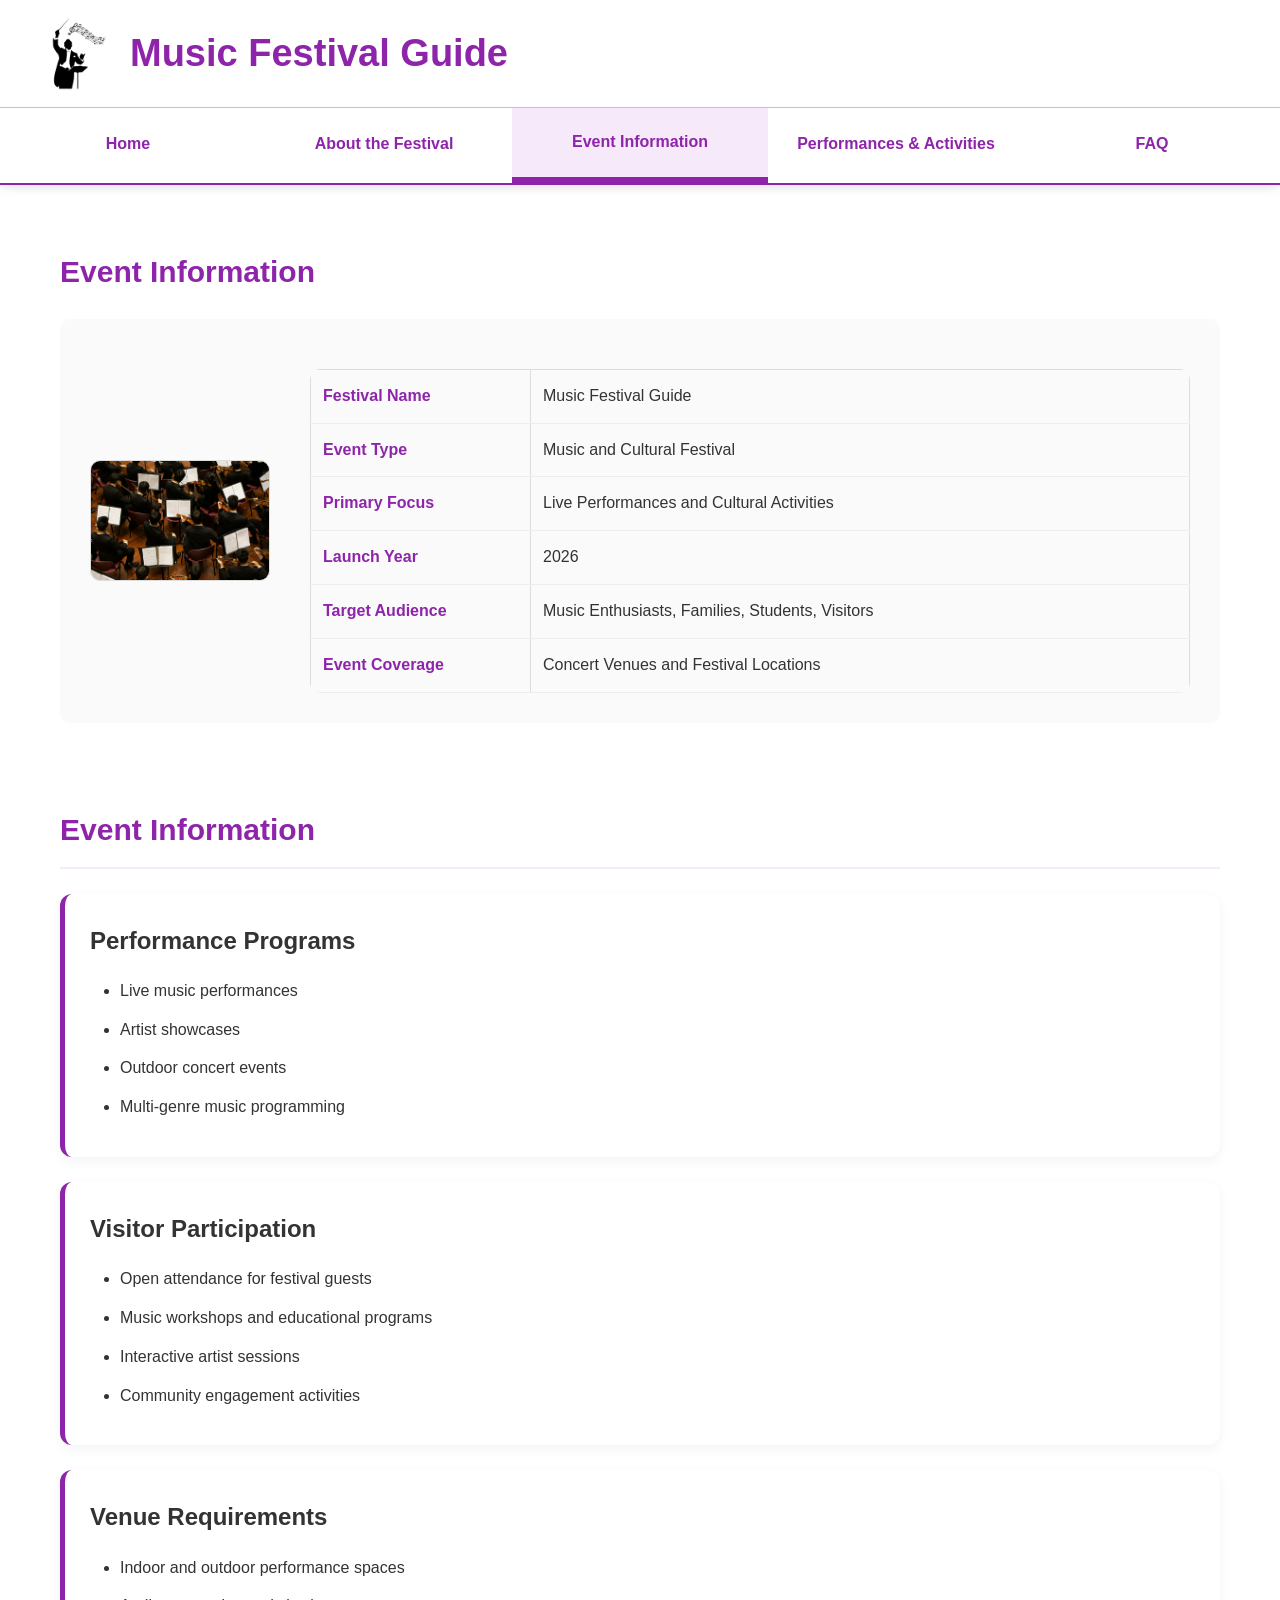
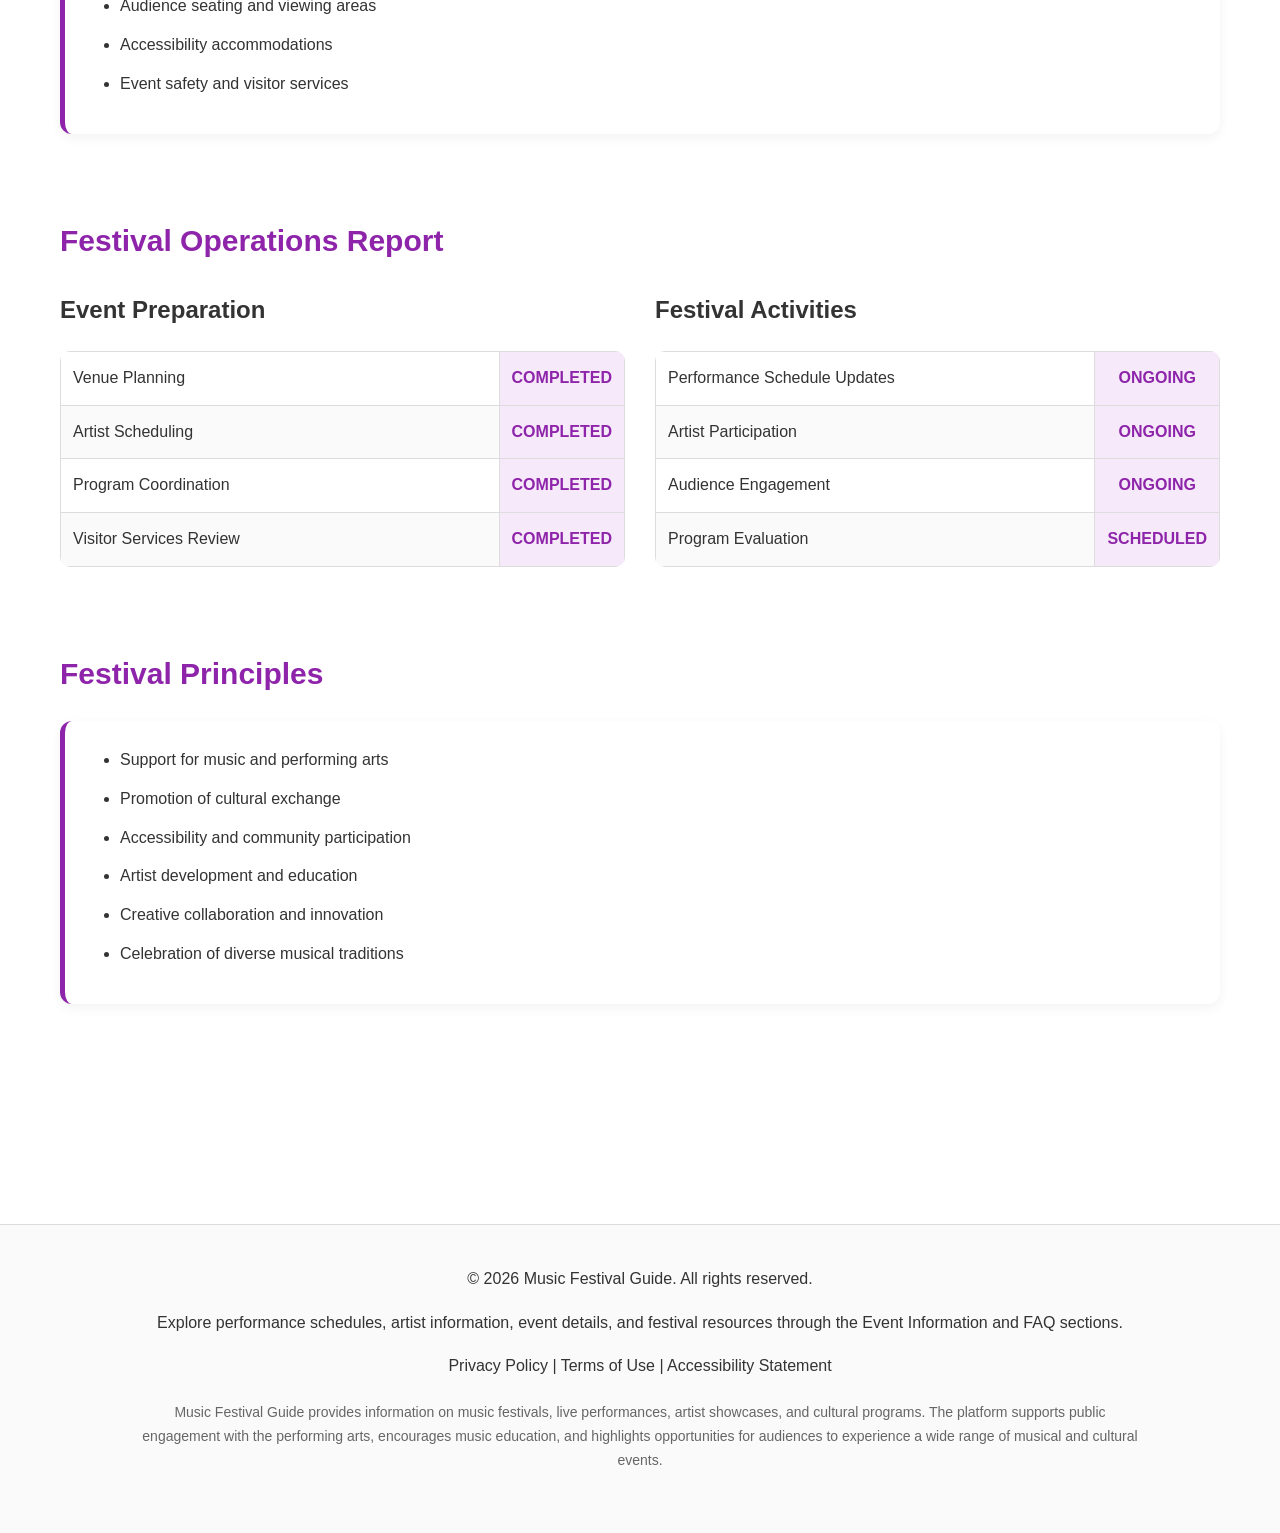
<file: spec.html>
<!DOCTYPE html>
<html lang="en">
<head>
    <meta charset="UTF-8">
    <meta name="viewport" content="width=device-width, initial-scale=1.0">

    <title>Music Festival Guide - Event Information</title>

    <meta name="description"
        content="Discover event information for Music Festival Guide, including festival details, venues, performance schedules, participation opportunities, and cultural program information.">
    <link rel="stylesheet" href="Assets/css/style.css">

    <!--Website Icon-->
    <link rel="icon" type="image/x-icon" href="Assets/image/logo.png">
</head>




<body class="theme-music">
    <header>
        <!-- First row for putting the company name and logo -->
        <div class="company-header">
            <img src="Assets/image/logo.png" alt="Music Festival Guide Logo" class="company-logo">
            <h2 class="company-name">
                Music Festival Guide
            </h2>
        </div>

        <!-- Second row for the navigation menu -->
        <nav class="horizontal-nav">

            <a href="index.html"> Home </a>            
            <a href="about.html"> About the Festival </a>
            <a class="active" href="spec.html"> Event Information </a>
            <a href="features.html"> Performances & Activities </a>
            <a href="faq.html"> FAQ </a>
        </nav>
    </header>



    <main>
        <h2>Event Information</h2>
        <section class="spec-summary">
            <!--Product image-->
            <div class="spec-image">
                <img class="product-image-medium" src="Assets/image/orchestra.jpeg" alt="Music Festival Guide Image">
            </div>

            <!--Manufacturer information table-->
            <div class="spec-info">
                <table class="summary-table">
                    <tr>
                        <td>Festival Name</td>
                        <td>Music Festival Guide</td>
                    </tr>
                    <tr>
                        <td>Event Type</td>
                        <td>Music and Cultural Festival</td>
                    </tr>
                    <tr>
                        <td>Primary Focus</td>
                        <td>Live Performances and Cultural Activities</td>
                    </tr>
                    <tr>
                        <td>Launch Year</td>
                        <td>2026</td>
                    </tr>
                    <tr>
                        <td>Target Audience</td>
                        <td>Music Enthusiasts, Families, Students, Visitors</td>
                    </tr>
                    <tr>
                        <td>Event Coverage</td>
                        <td>Concert Venues and Festival Locations</td>
                    </tr>
                </table>
            </div>
        </section>


        <!--Product Specifications-->
        <section>
            <h2 class="spec-section-title">Event Information</h2>

            <div class="info-card">
                <h3>Performance Programs</h3>
                <ul>
                    <li>Live music performances</li>
                    <li>Artist showcases</li>
                    <li>Outdoor concert events</li>
                    <li>Multi-genre music programming</li>
                </ul>
            </div>

            <div class="info-card">
                <h3>Visitor Participation</h3>
                <ul>
                    <li>Open attendance for festival guests</li>
                    <li>Music workshops and educational programs</li>
                    <li>Interactive artist sessions</li>
                    <li>Community engagement activities</li>
                </ul>
            </div>

            <div class="info-card">
                <h3>Venue Requirements</h3>
                <ul>
                    <li>Indoor and outdoor performance spaces</li>
                    <li>Audience seating and viewing areas</li>
                    <li>Accessibility accommodations</li>
                    <li>Event safety and visitor services</li>
                </ul>
            </div>
        </section>


        <!--Quality Control Report-->
        <section>
            <h2>Festival Operations Report</h2>
            <div class="qc-container">
                <div class="qc-table">
                    <h3>Event Preparation</h3>
                    <table class="report-table">
                        <tr>
                            <td>Venue Planning</td>
                            <td>Completed</td>
                        </tr>
                        <tr>
                            <td>Artist Scheduling</td>
                            <td>Completed</td>
                        </tr>
                        <tr>
                            <td>Program Coordination</td>
                            <td>Completed</td>
                        </tr>
                        <tr>
                            <td>Visitor Services Review</td>
                            <td>Completed</td>
                        </tr>
                    </table>
                </div>

                <div class="qc-table">
                    <h3>Festival Activities</h3>
                    <table class="report-table">
                        <tr>
                            <td>Performance Schedule Updates</td>
                            <td>Ongoing</td>
                        </tr>
                        <tr>
                            <td>Artist Participation</td>
                            <td>Ongoing</td>
                        </tr>
                        <tr>
                            <td>Audience Engagement</td>
                            <td>Ongoing</td>
                        </tr>
                        <tr>
                            <td>Program Evaluation</td>
                            <td>Scheduled</td>
                        </tr>
                    </table>
                </div>
            </div>
        </section>


        <!--Regulatory Compliance-->
        <section>
            <h2>Festival Principles</h2>
            <div class="info-card">
                <ul>
                    <li>Support for music and performing arts</li>
                    <li>Promotion of cultural exchange</li>
                    <li>Accessibility and community participation</li>
                    <li>Artist development and education</li>
                    <li>Creative collaboration and innovation</li>
                    <li>Celebration of diverse musical traditions</li>
                </ul>
            </div>
        </section>
    </main>



    <!-- Footer -->
    <footer>
        <p>
            © 2026 Music Festival Guide. All rights reserved.
        </p>
        <p>
            Explore performance schedules, artist information,
            event details, and festival resources through the
            Event Information and FAQ sections.
        </p>
        <p>
            Privacy Policy | Terms of Use | Accessibility Statement
        </p>
        <p class="footer-company">
            Music Festival Guide provides information on music festivals,
            live performances, artist showcases, and cultural programs.
            The platform supports public engagement with the performing arts,
            encourages music education, and highlights opportunities for
            audiences to experience a wide range of musical and cultural events.
        </p>
    </footer>

</body>
</html>
</file>
<file: Assets/css/style.css>
/* =========================================
   RESET
========================================= */
* {
    margin: 0;
    padding: 0;
    box-sizing: border-box;
}


/* =========================================
   THEME VARIABLES - change the website color base on different topics
========================================= */
:root{
    --primary-color:#146c43;
    --primary-light:#e9f5ee;
    --primary-hover:#0f5333;
    --text-color:#333333;
    --page-background:#ffffff;
    --card-background:#fafafa;
    --border-color:#dddddd;
    --table-header:#f5f5f5;
    --shadow-light:0 2px 6px rgba(0,0,0,0.04);
    --shadow-hover:0 6px 16px rgba(0,0,0,0.08);
}

/* Supplements: Leafora Laboritries */
body.theme-supplement{
    --primary-color:#146c43;
    --primary-light:#e9f5ee;
    --primary-hover:#0f5333;
}

/* Food: Potato Foods International */
body.theme-potato{
    --primary-color:#b8862f;
    --primary-light:#fbf4e6;
    --primary-hover:#8e6921;
}

/* Earphones: SonicWave Technologies */
body.theme-earphones{
    --primary-color:#163ecb;
    --primary-light:#eef2ff;
    --primary-hover:#102c95;
}

/* Mouse: Precision Peripherals Ltd. */
body.theme-mouse{
    --primary-color:#6d28d9;
    --primary-light:#f4efff;
    --primary-hover:#5b21b6;
}

/* Water Bottle: AquaSteel Drinkware */
body.theme-bottle{
    --primary-color:#f57c1f;
    --primary-light:#fff4e8;
    --primary-hover:#cf6311;
}

body.theme-urban{
    --primary-color:#2e7d32;
    --primary-light:#edf7ee;
    --primary-hover:#1b5e20;
}

body.theme-music{
    --primary-color:#8e24aa;
    --primary-light:#f5e9fa;
    --primary-hover:#6a1b86;
}


/* =========================================
   GLOBAL TYPOGRAPHY
========================================= */
html {
    scroll-behavior: smooth;
}

body {
    font-family: Arial, Helvetica, sans-serif;
    line-height: 1.8;
    color: var(--text-color);
    background-color: #f9fafb;
}

body {
    font-family: Arial, Helvetica, sans-serif;
    line-height: 1.8;
    color: var(--text-color);
    background-color: var(--page-background);
}

h1{
    text-align: center;
    color: var(--primary-color);
    font-size: 42px;
    margin-bottom: 20px;
}

h2{
    color: var(--primary-color);
    font-size: 30px;
    margin-bottom: 20px;
}

h3{
    font-size: 24px;
    margin-bottom: 15px;
}

h4{
    margin-top: 20px;
    margin-bottom: 10px;
}

p{
    margin-bottom: 15px;
    text-align: justify;
}

ul {
    margin-left: 30px;
}

li {
    margin-bottom: 10px;
}


/* =========================================
   LAYOUT
========================================= */
main {
    padding: 60px;
}

section {
    margin-bottom: 80px;
}


/* =========================================
   REUSABLE COMPONENTS
========================================= */
.info-card{
    background:white;
    border-left:5px solid var(--primary-color);
    border-radius:12px;
    padding:25px;
    margin-bottom:25px;
    box-shadow:0 4px 12px rgba(0,0,0,0.05);
    transition:0.25s ease;
}
.info-card:hover{
    transform:translateY(-3px);
    box-shadow:0 8px 20px rgba(0,0,0,0.08);
}

.c2pa-badge{
    display:inline-block;
    padding:4px 10px;
    margin-left:10px;
    font-size:12px;
    font-weight:600;
    color:var(--primary-color);
    background:var(--primary-light);
    border:1px solid var(--primary-color);
    border-radius:20px;
}


/* =========================================
   ADVANCED LAYOUT COMPONENTS: for Test 4
========================================= */
.highlight-grid{
    display:grid;
    grid-template-columns:repeat(auto-fit,minmax(250px,1fr));
    gap:20px;
}
.feature-highlight{
    background:var(--card-background);
    border-left:5px solid var(--primary-color);
    border-radius:10px;
    padding:20px;
}
.image-gallery{
    display:flex;
    flex-wrap:wrap;
    gap:20px;
    justify-content:center;
}
.spec-grid{
    display:grid;
    grid-template-columns:repeat(auto-fit,minmax(300px,1fr));
    gap:20px;
}

/* =========================================
   STANDARD IMAGE SIZES
========================================= */
/* Company Logo */
.company-logo{
    width:75px;
    height:75px;
    object-fit:contain;
    flex-shrink:0;
}

/* Homepage Logo */
.company-logo-large{
    width:100px;
    height:100px;
    object-fit:contain;
    display:block;
    margin:auto;
}

/* Product Images */
.product-image-large{
    width:320px;
    height:auto;
    border-radius:10px;
    display:block;
}
.product-image-medium{
    width:220px;
    height:auto;
    border-radius:10px;
    display:block;
}
.product-image-small{
    width:160px;
    height:auto;
    border-radius:10px;
    display:block;
}


/* =========================================
   HEADER
========================================= */
header {
    position: sticky;
    top: 0;
    z-index: 1000;
    background: white;
    box-shadow:0 3px 12px rgba(0,0,0,0.06);
}

.company-header {
    display: flex;
    align-items: center;
    gap: 15px;
    padding: 16px 40px;
}

.company-name {
    display: flex;
    align-items: center;
    font-size: 44px;
    font-weight: bold;
    color: var(--primary-color);
    margin: 0;
    line-height: 1;
}



img{
    max-width:100%;
    height:auto;
}


/* =========================================
   NAVIGATION BAR
========================================= */
.horizontal-nav {
    display: flex;
    justify-content: space-evenly;
    align-items: center;
    width: 100%;
   /* min-height: 70px;*/
    background-color: white;
    border-top: 1px solid #bebabae1;
    border-bottom: 2px solid var(--primary-color);
    box-shadow: 0 3px 8px rgba(0, 0, 0, 0.05);
}

.horizontal-nav a {
    flex: 1;
    text-align: center;
    text-decoration: none;
    color: var(--primary-color);
    font-size: 16px;
    font-weight: 600;
    padding: 20px 15px;
    transition: 0.2s ease;
    white-space: nowrap;
    border-bottom: 2px solid transparent;
}

/* Hover Effect */
.horizontal-nav a:hover {
    background-color: var(--primary-light);
    border-bottom: 6px solid var(--primary-color);
    color: var(--primary-hover);
}

/* Current Page */
.horizontal-nav a.active {
    background-color: var(--primary-light);
    border-bottom: 6px solid var(--primary-color);
}

.page-layout{
    display:flex;
    min-height:100vh;
}
main{
    flex:1;
    padding:60px;
    max-width:1400px;
    margin:auto;
}
.sidebar{
    width:320px;
    min-height:100vh;
    background:white;
    border-right:1px solid var(--border-color);
    padding:25px;
}
.company-brand{
    display:flex;
    align-items:center;
    justify-content:center;
    gap:15px;
    padding:15px;
    margin-bottom:30px;
}
.company-name{
    font-size:38px;
    line-height:1.1;
}
.vertical-nav{
    display:flex;
    flex-direction:column;
    margin-top:30px;
}
.vertical-nav a{
    text-decoration:none;
    color:var(--primary-color);
    font-size:16px;
    font-weight:600;
    padding:16px 20px;
    border-left:5px solid transparent;
    transition:0.2s ease;
}
.vertical-nav a:hover{
    background-color:var(--primary-light);
    border-left:5px solid var(--primary-color);
}
.vertical-nav a.active{
    background-color:var(--primary-light);
    border-left:5px solid var(--primary-color);
}


/* =========================================
   TABLES
   (Technical Specifications Page)
========================================= */
table {
    width: 100%;
    border-collapse: collapse;
    margin-top: 20px;
}
table th,
table td {
    border: 1px solid var(--border-color);
    padding: 12px;
    text-align: left;
}
table th {
    background-color:var(--table-header);
    color:var(--primary-color);
}
table{
    overflow:hidden;
    border-radius:10px;
}
table tr:nth-child(even){
    background:#fafafa;
}
table tr:hover{
    background:var(--primary-light);
}

.summary-table{
    width:100%;
    border-collapse:collapse;
}
.summary-table td{
    padding:12px;
    border-bottom:1px solid #eeeeee;
}
.summary-table td:first-child{
    width:220px;
    font-weight:bold;
    color:var(--primary-color);
}

.report-table td:last-child{
    text-transform: uppercase;
    width:120px;
    text-align:center;
    font-weight:bold;
    color:var(--primary-color);
    background-color: var(--primary-light);
}


/* =========================================
   INDEX PAGE
========================================= */
/*Company logo*/
.company-logo-center{
    text-align:center;
    margin-bottom:30px;
}
.company-overview-top{
    display:flex;
    align-items:center;
    gap:40px;
}
.company-logo-side{
    flex-shrink:0;
}
.company-logo-side img{
    width:100px;
    height:100px;
    object-fit:contain;
}

/* Featured Product */
.featured-content{
    display:flex;
    align-items:center;
    gap:50px;
}
.featured-image{
    flex-shrink:0;
}
.featured-image img{
    border-radius:12px;
    box-shadow:0 8px 20px rgba(0,0,0,0.12);
}
.featured-text{
    flex:1;
    display:flex;
    flex-direction:column;
    justify-content:center;
}
.product-description{
    font-size:17px;
    color:#555;
    margin-bottom:15px;
}
.featured-text ul{
    margin-left:25px;
}
.featured-text li{
    margin-bottom:8px;
}

/*News*/
.news-tag{
    display:inline-block;
    background: var(--primary-color);
    color:white;
    font-size:12px;
    font-weight:bold;
    padding:6px 12px;
    border-radius:5px;
    margin-bottom:15px;
}

/* AquaSteel unsigned homepage only */
.bottle-home .featured-content{
    display:flex;
    flex-direction:row-reverse;
    align-items:center;
    gap:50px;
}
.bottle-home .featured-image{
    display:flex;
    align-items:center;
    justify-content:center;
}
.bottle-home .featured-image img{
    width:550px;
    height:auto;
}


/* =========================================
   ABOUT PAGE
========================================= */
.about-section{
    margin-bottom:30px;
}
.about-top{
    display:flex;
    align-items:center;
    gap:50px;
    margin-bottom:60px;
}
.about-image{
    flex-shrink:0;
}
.about-description{
    flex:1;
    display:flex;
    flex-direction:column;
    justify-content:center;
}
.about-description h2{
    margin-top:0;
}

.bottle-about-image img{
    width:550px;
    height:auto;
}


/* =========================================
   SPECIFICATION PAGE HEADER
========================================= */
.spec-summary{
    display:flex;
    align-items:center;
    gap:40px;
    padding:30px;
    background:var(--card-background);
    border-radius:10px;
}
.spec-section-title{
    margin-bottom:25px;
    color:var(--primary-color);
    border-bottom:2px solid var(--primary-light);
    padding-bottom:10px;
}

/* Product image */
.spec-image{
    flex:0 0 180px;
    display:flex;
    justify-content:center;
    align-items:center;
}
.spec-image img{
    border:1px solid var(--border-color);
}

.bottle-spec-image{
    flex:0 0 550px;
    display:flex;
    justify-content:flex-end;
    align-items:center;
}
.bottle-spec-image img{
    width:550px;
    max-width:none;
    height:auto;
}

/* Summary table */
.spec-info{
    flex:1;
}


/* Quality control reports */
.qc-container{
    display:flex;
    gap:30px;
    align-items:flex-start;
}
.qc-table{
    flex:1;
}


/* =========================================
   FEATURES PAGE
========================================= */
/* Feature summary */
.feature-summary{
    display:flex;
    align-items:center;
    gap:40px;
    margin-bottom:60px;
}
.feature-image img{
    border:1px solid var(--border-color);
}
.feature-intro{
    flex:1;
}

.bottle-feature-image{
    flex:0 0 350px;

    display:flex;
    justify-content:flex-end;
    align-items:center;
}
.bottle-feature-image img{
    width:350px !important;
    max-width:350px !important;
    height:auto;

    border:1px solid var(--border-color);
    border-radius:10px;
}


/* =========================================
   FAQ PAGE
========================================= */
.faq-intro{
    max-width:1000px;
    margin:0 auto 40px auto;
    text-align:justify;
    text-justify:inter-word;
    color:#666666;
    line-height:1.8;
}
.faq-section{
    max-width:1000px;
    margin:0 auto;
}

.faq-item{
    background:white;
    border:1px solid #e5e5e5;
    border-radius:12px;
    border-left:4px solid var(--primary-color);
    padding:25px;
    margin-bottom:20px;
    box-shadow:0 2px 6px rgba(0,0,0,0.04);
    transition:0.2s ease;
}
.faq-item:hover{
    transform:translateY(-2px);
    box-shadow:0 6px 16px rgba(0,0,0,0.08);
}

/* Q / A Badges */
.qa-badge{
    display:inline-flex;
    align-items:center;
    justify-content:center;
    width:30px;
    height:30px;
    min-width:30px;
    border-radius:50%;
    font-weight:bold;
    color:white;
    background: var(--primary-color);
    margin-right:12px;
}
.answer-badge{
    background:#6c757d;
}
.answer{
    display:flex;
    gap:12px;
    line-height:1.9;
    color:#444;
}
.question{
    display:flex;
    align-items:center;
    gap:12px;
    font-size:18px;
    font-weight:700;
    color:var(--primary-color);
    margin-bottom:15px;
}


/* =========================================
   FOOTER
========================================= */
footer{
    margin-top:80px;
    padding:40px;
    text-align:center;
    border-top:1px solid var(--border-color);
    background:#fafafa;
}
footer p{
    text-align:center;
}
.footer-copyright{
    display:inline-flex;
    align-items:center;
    justify-content:center;
    gap:8px;
    margin-bottom:15px;
}
.footer-logo{
    width: 1em;
    height:1em;
    object-fit:contain;
    display:block;
}
.footer-company{
    max-width: 1000px;
    margin: 20px auto;
    font-size: 14px;
    color: #666;
    line-height: 1.7;
    text-align: center;
}

.cc-wrapper{
    position:relative;
    display:inline-block;
}
.cc-popup{
    position:absolute;
    bottom:130%;
    left:50%;
    transform:translateX(-50%);
    width:max-content;
    max-width:90vw;
    background:white;
    border:1px solid #dcdcdc;
    border-radius:8px;
    padding:12px;
    text-align:left;
    white-space:nowrap;
    box-shadow:0 4px 12px rgba(0,0,0,0.15);
    visibility:hidden;
    opacity:0;
    transition:0.2s ease;
    z-index:999;
}
.cc-wrapper:hover .cc-popup{
    visibility:visible;
    opacity:1;
}
.cc-popup p{
    margin:8px 0;
}
.cc-popup hr{
    margin:10px 0;
}


/* =========================================
   RESPONSIVE DESIGN
========================================= */
@media screen and (max-width:900px){
    .company-name{
        font-size:36px;
    }
    .featured-content{
        flex-direction:column;
        text-align:center;
    }
    .featured-text{
        width:100%;
    }
    .featured-text ul{
        text-align:left;
    }
        .about-top{
        flex-direction:column;
        align-items:center;
    }
    .about-description{
        width:100%;
    }
    .spec-summary{
    flex-direction:column;
    }
    .feature-summary{
        flex-direction:column;
    }
    .qc-container{
        flex-direction: column;
    }
}

@media screen and (max-width:768px){
    .horizontal-nav{
        flex-wrap:wrap;
    }
    .horizontal-nav a{
        padding:15px;
    }
    .company-name{
        font-size:28px;
    }
    main{
        padding:20px;
    }
    h1{
        font-size:32px;
    }
    h2{
        font-size:26px;
    }
    .company-header{
        flex-wrap:wrap;
        justify-content:center;
        text-align:center;
    }
    .c2pa-badge{
        margin-top:8px;
    }
}
</file>
